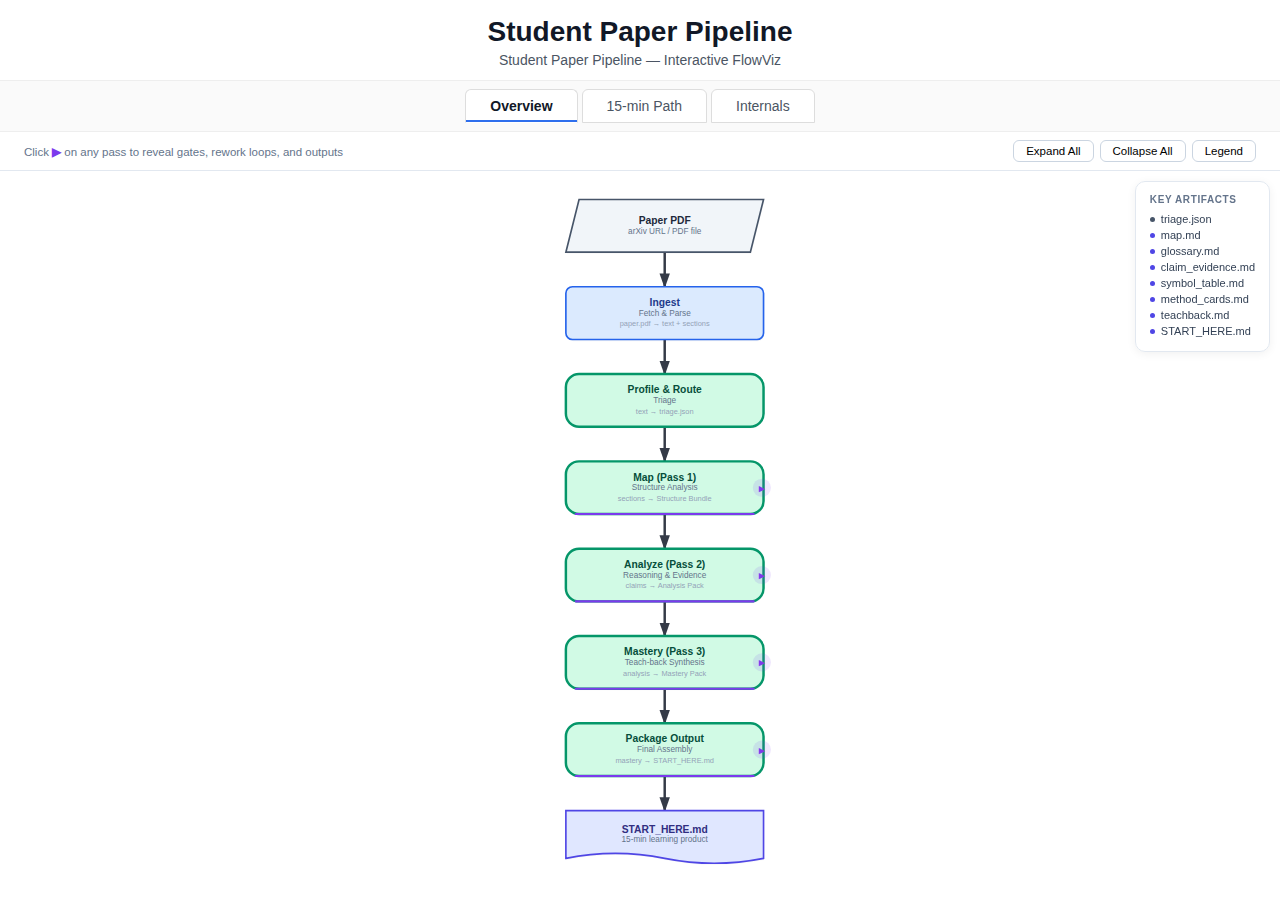
<file: index.html>
<!doctype html>
<html lang="en">
  <head>
    <meta charset="UTF-8" />
    <meta name="viewport" content="width=device-width, initial-scale=1.0" />
    <title>Student Paper Pipeline</title>
    <script type="module" crossorigin src="./assets/index-DhESf9r0.js"></script>
    <link rel="stylesheet" crossorigin href="./assets/index-DyKVfzop.css">
  </head>
  <body>
    <div id="root"></div>
  </body>
</html>
</file>
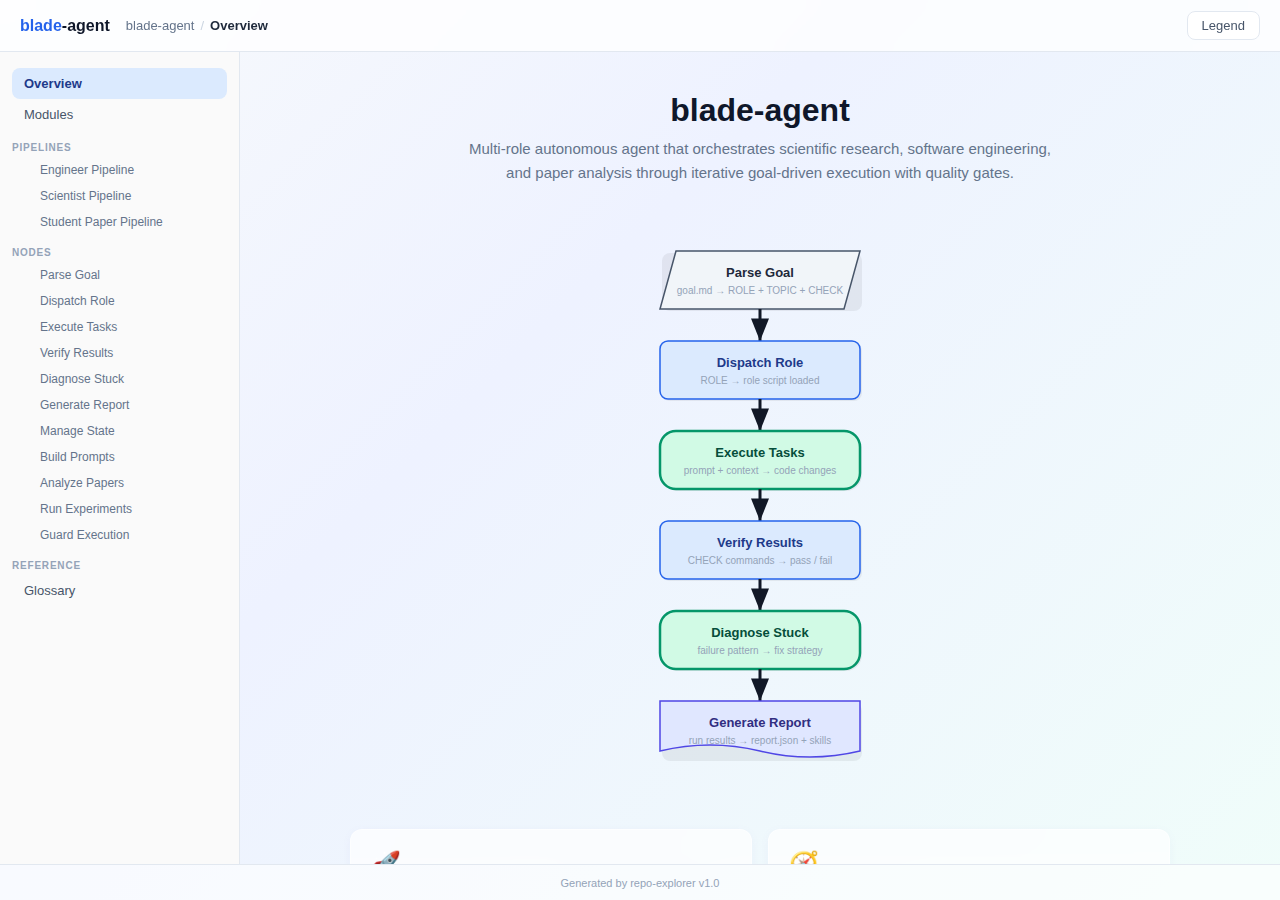
<file: explorer/index.html>
<!DOCTYPE html>
<html lang="en">
<head>
<meta charset="UTF-8">
<meta name="viewport" content="width=device-width, initial-scale=1.0">
<title>blade-agent — Repo Explorer</title>
<style>
/* ── Reset & Base ────────────────────────────────────── */
*, *::before, *::after { box-sizing: border-box; margin: 0; padding: 0; }
html, body { height: 100%; overflow: hidden; }
body {
  font-family: -apple-system, BlinkMacSystemFont, "Segoe UI", Roboto, sans-serif;
  color: #1E293B;
  background: linear-gradient(135deg, #F8FAFC 0%, #EEF2FF 40%, #F0FDFA 100%);
  display: flex; flex-direction: column;
}
a { color: #2563EB; text-decoration: none; }
a:hover { text-decoration: underline; }
code, .mono {
  font-family: "SF Mono", "Fira Code", "Cascadia Code", monospace;
  font-size: 0.88em;
  background: #F1F5F9; padding: 2px 6px; border-radius: 4px;
}

/* ── Glassmorphic tokens ─────────────────────────────── */
.glass-card {
  background: rgba(255,255,255,0.52);
  backdrop-filter: blur(20px) saturate(1.2);
  -webkit-backdrop-filter: blur(20px) saturate(1.2);
  border: 1px solid rgba(255,255,255,0.6);
  border-radius: 12px;
  box-shadow: 0 2px 8px rgba(140,120,200,0.06);
}
.reader-path-card {
  background: rgba(255,255,255,0.65);
  backdrop-filter: blur(16px);
  -webkit-backdrop-filter: blur(16px);
  border: 1px solid rgba(255,255,255,0.5);
  border-radius: 12px;
  padding: 20px;
  cursor: pointer;
  transition: transform 0.2s, box-shadow 0.2s;
}
.reader-path-card:hover {
  transform: translateY(-2px);
  box-shadow: 0 4px 16px rgba(140,120,200,0.12);
}

/* ── Header ──────────────────────────────────────────── */
#header {
  height: 52px; min-height: 52px;
  display: flex; align-items: center;
  padding: 0 20px; gap: 16px;
  background: rgba(255,255,255,0.78);
  backdrop-filter: blur(12px);
  border-bottom: 1px solid #E2E8F0;
  z-index: 100;
}
#header .project-name {
  font-weight: 700; font-size: 16px; color: #0F172A;
  white-space: nowrap;
}
#header .project-name span { color: #2563EB; }
#breadcrumb { flex: 1; font-size: 13px; color: #64748B; display: flex; align-items: center; gap: 6px; }
#breadcrumb a { color: #64748B; }
#breadcrumb a:hover { color: #2563EB; }
#breadcrumb .sep { color: #CBD5E1; }
#legend-btn {
  padding: 6px 14px; border-radius: 8px; border: 1px solid #E2E8F0;
  background: #fff; font-size: 13px; cursor: pointer; color: #475569;
  transition: background 0.15s;
}
#legend-btn:hover { background: #F1F5F9; }

/* ── 3-Panel Layout ──────────────────────────────────── */
#app {
  flex: 1; display: flex; overflow: hidden;
}
#nav-panel {
  width: 240px; min-width: 240px;
  background: #FAFAFA;
  border-right: 1px solid #E2E8F0;
  overflow-y: auto; padding: 16px 0;
}
#canvas-panel {
  flex: 1; overflow: auto; position: relative;
}
#inspector-panel {
  width: 320px; min-width: 320px;
  background: rgba(255,255,255,0.85);
  backdrop-filter: blur(12px);
  border-left: 1px solid #E2E8F0;
  overflow-y: auto; padding: 20px;
  display: none;
}
#inspector-panel.visible { display: block; }

@media (max-width: 999px) {
  #inspector-panel { display: none !important; }
}

/* ── Nav Items ───────────────────────────────────────── */
.nav-section { padding: 0 12px; margin-bottom: 4px; }
.nav-section-label {
  font-size: 10px; font-weight: 600; text-transform: uppercase;
  letter-spacing: 0.08em; color: #94A3B8; padding: 8px 12px 4px;
}
.nav-item {
  display: block; padding: 8px 12px; border-radius: 8px;
  font-size: 13px; color: #475569; cursor: pointer;
  transition: background 0.12s; text-decoration: none;
}
.nav-item:hover { background: #F1F5F9; text-decoration: none; }
.nav-item.active { background: #DBEAFE; color: #1E3A8A; font-weight: 600; }
.nav-sub-item {
  display: block; padding: 6px 12px 6px 28px; border-radius: 8px;
  font-size: 12px; color: #64748B; cursor: pointer;
  transition: background 0.12s; text-decoration: none;
}
.nav-sub-item:hover { background: #F1F5F9; text-decoration: none; }
.nav-sub-item.active { background: #DBEAFE; color: #1E3A8A; font-weight: 600; }

/* ── Footer ──────────────────────────────────────────── */
#footer {
  height: 36px; min-height: 36px;
  display: flex; align-items: center; justify-content: center;
  font-size: 11px; color: #94A3B8;
  background: rgba(255,255,255,0.6);
  border-top: 1px solid #E2E8F0;
}

/* ── Legend Overlay ───────────────────────────────────── */
#legend-overlay {
  display: none; position: fixed; top: 60px; right: 24px;
  width: 340px; max-height: 80vh; overflow-y: auto;
  background: rgba(255,255,255,0.92);
  backdrop-filter: blur(20px); border-radius: 12px;
  border: 1px solid #E2E8F0;
  box-shadow: 0 8px 32px rgba(0,0,0,0.12);
  z-index: 500; padding: 20px;
}
#legend-overlay.visible { display: block; }
#legend-overlay h3 { font-size: 14px; font-weight: 700; margin-bottom: 12px; color: #0F172A; }
.legend-section { margin-bottom: 16px; }
.legend-section h4 { font-size: 11px; text-transform: uppercase; letter-spacing: 0.06em; color: #94A3B8; margin-bottom: 8px; font-weight: 600; }
.legend-row {
  display: flex; align-items: center; gap: 10px;
  padding: 4px 0; font-size: 12px; color: #475569;
}
.legend-swatch {
  width: 28px; height: 18px; border-radius: 4px; flex-shrink: 0;
}
.legend-line {
  width: 36px; height: 0; flex-shrink: 0; border-bottom-width: 2px;
}

/* ── Overview page ───────────────────────────────────── */
.overview-container { padding: 40px; max-width: 900px; margin: 0 auto; }
.overview-hero { text-align: center; margin-bottom: 36px; }
.overview-hero h1 { font-size: 32px; font-weight: 800; color: #0F172A; margin-bottom: 8px; }
.overview-hero p { font-size: 15px; color: #64748B; max-width: 600px; margin: 0 auto; line-height: 1.6; }
.spine-container { display: flex; justify-content: center; margin: 32px 0; }
.reader-paths { display: grid; grid-template-columns: 1fr 1fr; gap: 16px; margin-top: 40px; }
.reader-path-card .rp-icon { font-size: 24px; margin-bottom: 8px; }
.reader-path-card .rp-label { font-size: 14px; font-weight: 700; color: #0F172A; margin-bottom: 4px; }
.reader-path-card .rp-desc { font-size: 12px; color: #64748B; line-height: 1.5; }

/* ── Modules page ────────────────────────────────────── */
.modules-container { padding: 24px; height: 100%; display: flex; flex-direction: column; }
.modules-toolbar {
  display: flex; gap: 8px; padding: 8px 0; margin-bottom: 12px; flex-wrap: wrap;
}
.edge-toggle {
  padding: 5px 12px; border-radius: 6px; border: 1px solid #E2E8F0;
  background: #fff; font-size: 12px; cursor: pointer; color: #475569;
  transition: background 0.15s;
}
.edge-toggle.active { background: #EEF2FF; border-color: #818CF8; color: #4338CA; font-weight: 600; }
.modules-svg-wrap { flex: 1; overflow: auto; position: relative; }

/* ── Pipeline page ───────────────────────────────────── */
.pipeline-container { padding: 24px; height: 100%; display: flex; flex-direction: column; }
.pipeline-header { margin-bottom: 16px; }
.pipeline-header h2 { font-size: 20px; font-weight: 700; color: #0F172A; margin-bottom: 4px; }
.pipeline-header p { font-size: 13px; color: #64748B; line-height: 1.5; }
.pipeline-meta { display: flex; gap: 16px; margin-top: 8px; flex-wrap: wrap; }
.pipeline-meta-tag {
  font-size: 11px; padding: 3px 10px; border-radius: 6px;
  background: #F1F5F9; color: #475569; border: 1px solid #E2E8F0;
}
.pipeline-svg-wrap { flex: 1; overflow: auto; position: relative; }

/* ── Node detail (L3) page ───────────────────────────── */
.node-detail-container { padding: 32px 40px; max-width: 800px; margin: 0 auto; }
.node-detail-container h1 { font-size: 24px; font-weight: 800; color: #0F172A; margin-bottom: 8px; }
.nd-what { font-size: 14px; color: #475569; line-height: 1.6; margin-bottom: 24px; padding: 16px; background: #F8FAFC; border-radius: 8px; border-left: 3px solid #2563EB; }
.nd-section { margin-bottom: 24px; }
.nd-section h3 { font-size: 13px; font-weight: 700; text-transform: uppercase; letter-spacing: 0.05em; color: #64748B; margin-bottom: 10px; padding-bottom: 6px; border-bottom: 1px solid #E2E8F0; }
.nd-table { width: 100%; border-collapse: collapse; font-size: 13px; }
.nd-table th { text-align: left; padding: 8px 12px; background: #F8FAFC; font-weight: 600; color: #475569; border: 1px solid #E2E8F0; }
.nd-table td { padding: 8px 12px; border: 1px solid #E2E8F0; color: #334155; }
.nd-entry-block { font-size: 13px; padding: 12px 16px; background: #F8FAFC; border-radius: 8px; border: 1px solid #E2E8F0; }
.nd-entry-block .label { font-weight: 600; color: #64748B; margin-right: 6px; }
.nd-entry-block .value { color: #0F172A; }
.nd-entry-block div { margin-bottom: 4px; }
.nd-cmd { font-family: "SF Mono","Fira Code",monospace; font-size: 13px; padding: 10px 14px; background: #1E293B; color: #E2E8F0; border-radius: 8px; overflow-x: auto; }

/* ── Glossary page ───────────────────────────────────── */
.glossary-container { padding: 32px 40px; max-width: 800px; margin: 0 auto; }
.glossary-container h1 { font-size: 24px; font-weight: 800; margin-bottom: 24px; color: #0F172A; }
.glossary-letter { font-size: 18px; font-weight: 700; color: #2563EB; margin: 20px 0 8px; padding-bottom: 4px; border-bottom: 2px solid #DBEAFE; }
.glossary-item { padding: 10px 0; border-bottom: 1px solid #F1F5F9; }
.glossary-item .term { font-weight: 700; color: #0F172A; font-size: 14px; }
.glossary-item .def { font-size: 13px; color: #475569; line-height: 1.5; margin-top: 2px; }
.glossary-item .related { font-size: 12px; color: #64748B; margin-top: 4px; }
.glossary-item .related a { font-size: 12px; }

/* ── Inspector content ───────────────────────────────── */
#inspector-panel .insp-empty { text-align: center; color: #94A3B8; font-size: 13px; padding-top: 60px; }
#inspector-panel h2 { font-size: 15px; font-weight: 700; color: #0F172A; margin-bottom: 12px; }
.insp-section { margin-bottom: 16px; }
.insp-section h4 {
  font-size: 11px; text-transform: uppercase; letter-spacing: 0.06em;
  color: #94A3B8; margin-bottom: 6px; font-weight: 600;
  display: flex; align-items: center; gap: 6px;
}
.insp-section p { font-size: 13px; color: #475569; line-height: 1.5; }
.insp-table { width: 100%; border-collapse: collapse; font-size: 12px; }
.insp-table th { text-align: left; padding: 5px 8px; background: #F8FAFC; font-weight: 600; color: #64748B; border: 1px solid #E2E8F0; }
.insp-table td { padding: 5px 8px; border: 1px solid #E2E8F0; color: #334155; }
.insp-cmd { font-family: "SF Mono","Fira Code",monospace; font-size: 11px; padding: 8px 10px; background: #1E293B; color: #E2E8F0; border-radius: 6px; overflow-x: auto; word-break: break-all; }
.insp-entry { font-size: 12px; }
.insp-entry .label { font-weight: 600; color: #64748B; }
.insp-entry .value { color: #0F172A; }

/* ── SVG shared styles ───────────────────────────────── */
svg text { font-family: -apple-system,BlinkMacSystemFont,"Segoe UI",Roboto,sans-serif; }
.svg-node { cursor: pointer; }
.svg-node:hover rect, .svg-node:hover path, .svg-node:hover ellipse {
  filter: brightness(0.96);
}
.edge-label-bg { fill: #fff; stroke: #E2E8F0; stroke-width: 0.5; rx: 4; ry: 4; }
.edge-label-text { font-size: 10px; fill: #475569; text-anchor: middle; dominant-baseline: central; }

/* ── Scrollbar ───────────────────────────────────────── */
::-webkit-scrollbar { width: 6px; }
::-webkit-scrollbar-track { background: transparent; }
::-webkit-scrollbar-thumb { background: #CBD5E1; border-radius: 3px; }
::-webkit-scrollbar-thumb:hover { background: #94A3B8; }
</style>
</head>
<body>

<!-- ════ Header ════ -->
<div id="header">
  <div class="project-name"><span>blade</span>-agent</div>
  <div id="breadcrumb"></div>
  <button id="legend-btn" onclick="toggleLegend()">Legend</button>
</div>

<!-- ════ 3-Panel Layout ════ -->
<div id="app">
  <div id="nav-panel"></div>
  <div id="canvas-panel"></div>
  <div id="inspector-panel">
    <div class="insp-empty">Click a node to inspect</div>
  </div>
</div>

<!-- ════ Legend Overlay ════ -->
<div id="legend-overlay"></div>

<!-- ════ Footer ════ -->
<div id="footer">Generated by repo-explorer v1.0</div>

<script>
/* ══════════════════════════════════════════════════════════
   blade-agent Repo Explorer — Single-Page Application
   ══════════════════════════════════════════════════════════ */

// ── Global State ────────────────────────────────────────
let MANIFEST = null;
let currentView = 'overview';
let currentParam = null;
let selectedNode = null;
let legendVisible = false;

// ── Color Palettes ──────────────────────────────────────
const PAL = {
  data:         { fill: '#F1F5F9', stroke: '#475569', font: '#1E293B' },
  process:      { fill: '#DBEAFE', stroke: '#2563EB', font: '#1E3A8A' },
  ai:           { fill: '#D1FAE5', stroke: '#059669', font: '#064E3B' },
  document:     { fill: '#E0E7FF', stroke: '#4F46E5', font: '#312E81' },
  database:     { fill: '#CCFBF1', stroke: '#0D9488', font: '#134E4A' },
  external:     { fill: '#F5F5F4', stroke: '#78716C', font: '#292524' },
};

const MOD_TYPE = {
  core:    { fill: '#DBEAFE', stroke: '#2563EB', font: '#1E3A8A' },
  support: { fill: '#D1FAE5', stroke: '#059669', font: '#064E3B' },
  infra:   { fill: '#F3F4F6', stroke: '#9CA3AF', font: '#374151' },
};

const EXEC_TYPE = {
  deterministic: { fill: '#DBEAFE', stroke: '#2563EB', font: '#1E3A8A' },
  llm:           { fill: '#D1FAE5', stroke: '#059669', font: '#064E3B' },
  human:         { fill: '#FFF7ED', stroke: '#EA580C', font: '#9A3412' },
  external:      { fill: '#F3F4F6', stroke: '#9CA3AF', font: '#374151' },
};

const EDGE_STYLES = {
  calls:      { color: '#111827', width: 2.5, dash: '',      marker: 'filled' },
  writes:     { color: '#2563EB', width: 1.5, dash: '',      marker: 'filled' },
  reads:      { color: '#6B8DB2', width: 1.5, dash: '4,3',   marker: 'open' },
  emits:      { color: '#7C3AED', width: 1.5, dash: '2,3',   marker: 'filled' },
  'depends-on': { color: '#64748B', width: 1,  dash: '6,4',   marker: 'open' },
};

const GATE_EDGES = {
  pass: { color: '#16A34A', width: 2, dash: '' },
  fail: { color: '#DC2626', width: 2, dash: '5,4' },
};

// ── Helpers ─────────────────────────────────────────────
function el(tag, attrs, ...children) {
  const e = document.createElement(tag);
  if (attrs) Object.entries(attrs).forEach(([k, v]) => {
    if (k === 'className') e.className = v;
    else if (k.startsWith('on')) e.addEventListener(k.slice(2).toLowerCase(), v);
    else if (k === 'innerHTML') e.innerHTML = v;
    else if (k === 'style' && typeof v === 'object') Object.assign(e.style, v);
    else e.setAttribute(k, v);
  });
  children.flat().forEach(c => {
    if (c == null) return;
    e.appendChild(typeof c === 'string' ? document.createTextNode(c) : c);
  });
  return e;
}

function svgEl(tag, attrs) {
  const e = document.createElementNS('http://www.w3.org/2000/svg', tag);
  if (attrs) Object.entries(attrs).forEach(([k, v]) => {
    if (v != null) e.setAttribute(k, v);
  });
  return e;
}

function svgText(x, y, text, attrs = {}) {
  const t = svgEl('text', { x, y, 'text-anchor': 'middle', 'dominant-baseline': 'central', ...attrs });
  t.textContent = text;
  return t;
}

function navigate(hash) {
  if (hash && !hash.startsWith('#')) hash = '#' + hash;
  window.location.hash = hash || '#overview';
}

// ── SVG Shape Factories ─────────────────────────────────
// All shapes centered at (cx, cy) with given (w, h)
function svgParallelogram(cx, cy, w, h, fill, stroke) {
  const sk = 16;
  const x = cx - w/2, y = cy - h/2;
  const d = `M${x+sk},${y} L${x+w},${y} L${x+w-sk},${y+h} L${x},${y+h} Z`;
  return svgEl('path', { d, fill, stroke, 'stroke-width': '1.5' });
}

function svgRoundedRect(cx, cy, w, h, fill, stroke, rx = 8) {
  return svgEl('rect', {
    x: cx - w/2, y: cy - h/2, width: w, height: h,
    rx, ry: rx, fill, stroke, 'stroke-width': '1.5'
  });
}

function svgSoftRect(cx, cy, w, h, fill, stroke) {
  return svgEl('rect', {
    x: cx - w/2, y: cy - h/2, width: w, height: h,
    rx: 16, ry: 16, fill, stroke, 'stroke-width': '2.5'
  });
}

function svgDocument(cx, cy, w, h, fill, stroke) {
  const x = cx - w/2, y = cy - h/2;
  const waveDip = 8;
  const d = `M${x},${y} L${x+w},${y} L${x+w},${y+h-waveDip}
             Q${x+w*0.75},${y+h+waveDip*0.5} ${x+w*0.5},${y+h-waveDip}
             Q${x+w*0.25},${y+h-waveDip*2.5} ${x},${y+h-waveDip} Z`;
  return svgEl('path', { d, fill, stroke, 'stroke-width': '1.5' });
}

function svgCylinder(cx, cy, w, h, fill, stroke) {
  const x = cx - w/2, y = cy - h/2;
  const ry = 10;
  const body = svgEl('path', {
    d: `M${x},${y+ry} L${x},${y+h-ry}
        A${w/2},${ry} 0 0,0 ${x+w},${y+h-ry}
        L${x+w},${y+ry}
        A${w/2},${ry} 0 0,0 ${x},${y+ry} Z`,
    fill, stroke, 'stroke-width': '1.5'
  });
  const top = svgEl('ellipse', {
    cx, cy: y + ry, rx: w/2, ry,
    fill, stroke, 'stroke-width': '1.5'
  });
  const g = svgEl('g');
  g.appendChild(body);
  g.appendChild(top);
  return g;
}

function svgArtifact(cx, cy, w, h, fill, stroke) {
  const x = cx - w/2, y = cy - h/2;
  const fold = 14;
  const body = svgEl('path', {
    d: `M${x},${y} L${x+w-fold},${y} L${x+w},${y+fold} L${x+w},${y+h} L${x},${y+h} Z`,
    fill, stroke, 'stroke-width': '1.5'
  });
  const foldLine = svgEl('path', {
    d: `M${x+w-fold},${y} L${x+w-fold},${y+fold} L${x+w},${y+fold}`,
    fill: 'none', stroke, 'stroke-width': '1'
  });
  const g = svgEl('g');
  g.appendChild(body);
  g.appendChild(foldLine);
  return g;
}

function svgPill(cx, cy, w, h, fill, stroke, sw = 1.5) {
  return svgEl('rect', {
    x: cx - w/2, y: cy - h/2, width: w, height: h,
    rx: 999, ry: 999, fill, stroke, 'stroke-width': sw
  });
}

function svgDropShadow(cx, cy, w, h, rx = 8) {
  return svgEl('rect', {
    x: cx - w/2 + 2, y: cy - h/2 + 2, width: w, height: h,
    rx, ry: rx, fill: 'rgba(0,0,0,0.06)', stroke: 'none'
  });
}

// ── Shape dispatcher for L0 ─────────────────────────────
function drawNodeShape(shape, cx, cy, w, h, pal) {
  switch (shape) {
    case 'data':     return svgParallelogram(cx, cy, w, h, pal.fill, pal.stroke);
    case 'process':  return svgRoundedRect(cx, cy, w, h, pal.fill, pal.stroke, 8);
    case 'ai':       return svgSoftRect(cx, cy, w, h, pal.fill, pal.stroke);
    case 'document': return svgDocument(cx, cy, w, h, pal.fill, pal.stroke);
    case 'database': return svgCylinder(cx, cy, w, h, pal.fill, pal.stroke);
    case 'external': {
      const g = svgEl('g');
      g.appendChild(svgRoundedRect(cx, cy, w, h, pal.fill, pal.stroke, 20));
      return g;
    }
    default:         return svgRoundedRect(cx, cy, w, h, pal.fill, pal.stroke, 8);
  }
}

// ── Shape dispatcher for L2 ─────────────────────────────
function drawStepShape(step, cx, cy, w, h, pal) {
  const shape = step.shape;
  switch (shape) {
    case 'artifact':  return svgArtifact(cx, cy, w, h, pal.fill, pal.stroke);
    case 'decision':  return svgPill(cx, cy, w, h, pal.fill,
                            step.label && step.label.includes('?') ? '#D97706' : pal.stroke, 2);
    case 'group': {
      const r = svgRoundedRect(cx, cy, w, h, 'rgba(255,255,255,0.3)', pal.stroke, 10);
      r.setAttribute('stroke-dasharray', '6,3');
      return r;
    }
    default:          return svgRoundedRect(cx, cy, w, h, pal.fill, pal.stroke, 8);
  }
}

// ── Arrow Markers ───────────────────────────────────────
function createDefs() {
  const defs = svgEl('defs');

  // Filled arrow markers for each edge color
  const colors = {
    'calls': '#111827', 'writes': '#2563EB', 'reads': '#6B8DB2',
    'emits': '#7C3AED', 'depends-on': '#64748B',
    'pass': '#16A34A', 'fail': '#DC2626',
    'spine': '#111827',
  };
  Object.entries(colors).forEach(([name, color]) => {
    const mFill = svgEl('marker', {
      id: `arrow-${name}`, viewBox: '0 0 10 8', refX: '10', refY: '4',
      markerWidth: '8', markerHeight: '6', orient: 'auto-start-reverse'
    });
    mFill.appendChild(svgEl('path', { d: 'M0,0 L10,4 L0,8 Z', fill: color }));
    defs.appendChild(mFill);

    const mOpen = svgEl('marker', {
      id: `arrow-open-${name}`, viewBox: '0 0 10 8', refX: '10', refY: '4',
      markerWidth: '8', markerHeight: '6', orient: 'auto-start-reverse'
    });
    mOpen.appendChild(svgEl('path', { d: 'M0,0 L10,4 L0,8', fill: 'none', stroke: color, 'stroke-width': '1.5' }));
    defs.appendChild(mOpen);
  });

  // Drop shadow filter
  const filter = svgEl('filter', { id: 'drop-shadow', x: '-4%', y: '-4%', width: '108%', height: '108%' });
  const feOffset = svgEl('feOffset', { in: 'SourceAlpha', dx: '1', dy: '2', result: 'offset' });
  const feBlur = svgEl('feGaussianBlur', { in: 'offset', stdDeviation: '2', result: 'blur' });
  const feFlood = svgEl('feFlood', { 'flood-color': 'rgba(0,0,0,0.08)', result: 'color' });
  const feComposite = svgEl('feComposite', { in: 'color', in2: 'blur', operator: 'in', result: 'shadow' });
  const feMerge = svgEl('feMerge');
  feMerge.appendChild(svgEl('feMergeNode', { in: 'shadow' }));
  feMerge.appendChild(svgEl('feMergeNode', { in: 'SourceGraphic' }));
  filter.appendChild(feOffset);
  filter.appendChild(feBlur);
  filter.appendChild(feFlood);
  filter.appendChild(feComposite);
  filter.appendChild(feMerge);
  defs.appendChild(filter);

  return defs;
}

// ── Edge Drawing ────────────────────────────────────────
function drawEdge(svg, x1, y1, x2, y2, edgeData, vertical = true) {
  const type = edgeData.type || 'calls';
  const label = edgeData.label || '';

  // Determine if this is a gate edge
  const isPass = label.toLowerCase() === 'pass' || label.toLowerCase().startsWith('pass');
  const isFail = label.toLowerCase() === 'fail' || label.toLowerCase().startsWith('fail')
              || label.toLowerCase().includes('rework') || label.toLowerCase().includes('refine')
              || label.toLowerCase().includes('next iteration') || label.toLowerCase().includes('updated');

  let style, markerRef;
  if (isPass) {
    style = GATE_EDGES.pass;
    markerRef = 'url(#arrow-pass)';
  } else if (isFail) {
    style = GATE_EDGES.fail;
    markerRef = 'url(#arrow-fail)';
  } else {
    style = EDGE_STYLES[type] || EDGE_STYLES.calls;
    const mType = style.marker === 'open' ? 'open-' : '';
    markerRef = `url(#arrow-${mType}${type})`;
  }

  const g = svgEl('g', { class: `edge-group edge-type-${type}` });

  // Draw path
  let d;
  if (edgeData._curved) {
    // Curved path for back edges or decision branches
    const mx = edgeData._mx || (x1 + x2) / 2;
    const my = edgeData._my || (y1 + y2) / 2;
    d = `M${x1},${y1} Q${mx},${my} ${x2},${y2}`;
  } else if (vertical) {
    const midY = (y1 + y2) / 2;
    d = `M${x1},${y1} C${x1},${midY} ${x2},${midY} ${x2},${y2}`;
  } else {
    const midX = (x1 + x2) / 2;
    d = `M${x1},${y1} C${midX},${y1} ${midX},${y2} ${x2},${y2}`;
  }

  const path = svgEl('path', {
    d, fill: 'none',
    stroke: style.color, 'stroke-width': style.width,
    'stroke-dasharray': (isFail ? GATE_EDGES.fail.dash : style.dash) || null,
    'marker-end': markerRef
  });
  g.appendChild(path);

  // Label pill at midpoint
  if (label) {
    const lx = (x1 + x2) / 2 + (edgeData._labelOffsetX || 0);
    const ly = (y1 + y2) / 2 + (edgeData._labelOffsetY || 0);
    const textEl = svgText(lx, ly, label, { 'font-size': '10', fill: '#475569' });
    // Measure approximate text width
    const tw = label.length * 5.5 + 12;
    const bg = svgEl('rect', {
      x: lx - tw/2, y: ly - 8, width: tw, height: 16,
      rx: 4, ry: 4, fill: '#fff', stroke: '#E2E8F0', 'stroke-width': '0.5'
    });
    g.appendChild(bg);
    g.appendChild(textEl);
  }

  svg.appendChild(g);
  return g;
}

// ══════════════════════════════════════════════════════════
//  ROUTER
// ══════════════════════════════════════════════════════════
function route() {
  const hash = window.location.hash || '#overview';
  const parts = hash.slice(1).split('/');
  currentView = parts[0] || 'overview';
  currentParam = parts[1] || null;

  updateNav();
  updateBreadcrumb();
  updateLegend();

  const canvas = document.getElementById('canvas-panel');
  const inspector = document.getElementById('inspector-panel');
  canvas.innerHTML = '';
  inspector.innerHTML = '<div class="insp-empty">Click a node to inspect</div>';
  inspector.classList.remove('visible');
  selectedNode = null;

  switch (currentView) {
    case 'overview':  renderOverview(canvas); break;
    case 'modules':   renderModules(canvas, inspector); break;
    case 'pipeline':  renderPipeline(canvas, inspector); break;
    case 'node':      renderNodeDetail(canvas); break;
    case 'glossary':  renderGlossary(canvas); break;
    default:          renderOverview(canvas); break;
  }
}

// ══════════════════════════════════════════════════════════
//  NAV
// ══════════════════════════════════════════════════════════
function updateNav() {
  const nav = document.getElementById('nav-panel');
  nav.innerHTML = '';

  const items = [
    { label: 'Overview', hash: '#overview', view: 'overview' },
    { label: 'Modules', hash: '#modules', view: 'modules' },
  ];

  const navSection = el('div', { className: 'nav-section' });
  items.forEach(item => {
    const a = el('a', {
      className: 'nav-item' + (currentView === item.view && !currentParam ? ' active' : ''),
      href: item.hash,
    }, item.label);
    navSection.appendChild(a);
  });
  nav.appendChild(navSection);

  // Pipelines
  if (MANIFEST && MANIFEST.pipelines) {
    const label = el('div', { className: 'nav-section-label' }, 'Pipelines');
    nav.appendChild(label);
    const pipSection = el('div', { className: 'nav-section' });
    MANIFEST.pipelines.forEach(p => {
      const a = el('a', {
        className: 'nav-sub-item' + (currentView === 'pipeline' && currentParam === p.id ? ' active' : ''),
        href: `#pipeline/${p.id}`,
      }, p.label);
      pipSection.appendChild(a);
    });
    nav.appendChild(pipSection);
  }

  // Modules list
  if (MANIFEST && MANIFEST.modules) {
    const label = el('div', { className: 'nav-section-label' }, 'Nodes');
    nav.appendChild(label);
    const modSection = el('div', { className: 'nav-section' });
    MANIFEST.modules.forEach(m => {
      const a = el('a', {
        className: 'nav-sub-item' + (currentView === 'node' && currentParam === m.id ? ' active' : ''),
        href: `#node/${m.id}`,
      }, m.label);
      modSection.appendChild(a);
    });
    nav.appendChild(modSection);
  }

  // Glossary
  const glossLabel = el('div', { className: 'nav-section-label' }, 'Reference');
  nav.appendChild(glossLabel);
  const glossSection = el('div', { className: 'nav-section' });
  glossSection.appendChild(el('a', {
    className: 'nav-item' + (currentView === 'glossary' ? ' active' : ''),
    href: '#glossary',
  }, 'Glossary'));
  nav.appendChild(glossSection);
}

// ══════════════════════════════════════════════════════════
//  BREADCRUMB
// ══════════════════════════════════════════════════════════
function updateBreadcrumb() {
  const bc = document.getElementById('breadcrumb');
  bc.innerHTML = '';

  const crumbs = [{ label: 'blade-agent', hash: '#overview' }];

  switch (currentView) {
    case 'overview':
      crumbs.push({ label: 'Overview' });
      break;
    case 'modules':
      crumbs.push({ label: 'Modules' });
      break;
    case 'pipeline': {
      crumbs.push({ label: 'Pipelines', hash: '#overview' });
      const p = MANIFEST?.pipelines?.find(p => p.id === currentParam);
      if (p) crumbs.push({ label: p.label });
      break;
    }
    case 'node': {
      crumbs.push({ label: 'Modules', hash: '#modules' });
      const m = MANIFEST?.modules?.find(m => m.id === currentParam);
      if (m) crumbs.push({ label: m.label });
      break;
    }
    case 'glossary':
      crumbs.push({ label: 'Glossary' });
      break;
  }

  crumbs.forEach((c, i) => {
    if (i > 0) bc.appendChild(el('span', { className: 'sep' }, '/'));
    if (c.hash && i < crumbs.length - 1) {
      bc.appendChild(el('a', { href: c.hash }, c.label));
    } else {
      bc.appendChild(el('span', { style: { color: '#1E293B', fontWeight: i === crumbs.length-1 ? '600' : '400' } }, c.label));
    }
  });
}

// ══════════════════════════════════════════════════════════
//  LEGEND
// ══════════════════════════════════════════════════════════
function toggleLegend() {
  legendVisible = !legendVisible;
  document.getElementById('legend-overlay').classList.toggle('visible', legendVisible);
}

function updateLegend() {
  const leg = document.getElementById('legend-overlay');
  leg.innerHTML = '';

  const h = el('h3', null, 'Legend');
  leg.appendChild(h);

  if (currentView === 'overview' || currentView === 'node' || currentView === 'glossary') {
    // L0 legend - shapes
    const sec = el('div', { className: 'legend-section' });
    sec.appendChild(el('h4', null, 'Node Shapes'));
    const shapes = [
      { label: 'Data (Parallelogram)', pal: PAL.data },
      { label: 'Process (Rectangle)', pal: PAL.process },
      { label: 'AI / LLM (Soft Rect)', pal: PAL.ai },
      { label: 'Document (Page)', pal: PAL.document },
      { label: 'Database (Cylinder)', pal: PAL.database },
    ];
    shapes.forEach(s => {
      const row = el('div', { className: 'legend-row' });
      row.appendChild(el('div', { className: 'legend-swatch', style: { background: s.pal.fill, border: `2px solid ${s.pal.stroke}` } }));
      row.appendChild(el('span', null, s.label));
      sec.appendChild(row);
    });
    leg.appendChild(sec);

    const edgeSec = el('div', { className: 'legend-section' });
    edgeSec.appendChild(el('h4', null, 'Edges'));
    edgeSec.appendChild(el('div', { className: 'legend-row' },
      el('div', { style: { width: '36px', borderBottom: '3px solid #111827', flexShrink: '0' } }),
      el('span', null, 'Main flow')
    ));
    leg.appendChild(edgeSec);
  }

  if (currentView === 'modules') {
    // L1 legend - module types
    const sec = el('div', { className: 'legend-section' });
    sec.appendChild(el('h4', null, 'Module Types'));
    [
      { label: 'Core', pal: MOD_TYPE.core },
      { label: 'Support', pal: MOD_TYPE.support },
      { label: 'Infrastructure', pal: MOD_TYPE.infra },
    ].forEach(s => {
      const row = el('div', { className: 'legend-row' });
      row.appendChild(el('div', { className: 'legend-swatch', style: { background: s.pal.fill, border: `2px solid ${s.pal.stroke}`, borderRadius: '4px' } }));
      row.appendChild(el('span', null, s.label));
      sec.appendChild(row);
    });
    leg.appendChild(sec);

    const edgeSec = el('div', { className: 'legend-section' });
    edgeSec.appendChild(el('h4', null, 'Edge Types'));
    Object.entries(EDGE_STYLES).forEach(([type, st]) => {
      const row = el('div', { className: 'legend-row' });
      const lineDiv = el('div', { style: { width: '36px', flexShrink: '0', borderBottom: `${st.width}px ${st.dash ? 'dashed' : 'solid'} ${st.color}` } });
      row.appendChild(lineDiv);
      row.appendChild(el('span', null, type));
      edgeSec.appendChild(row);
    });
    leg.appendChild(edgeSec);
  }

  if (currentView === 'pipeline') {
    // L2 legend - executor types + shapes + edges
    const colorSec = el('div', { className: 'legend-section' });
    colorSec.appendChild(el('h4', null, 'Executor Types'));
    [
      { label: 'Deterministic', pal: EXEC_TYPE.deterministic },
      { label: 'LLM', pal: EXEC_TYPE.llm },
      { label: 'Human', pal: EXEC_TYPE.human },
      { label: 'External', pal: EXEC_TYPE.external },
    ].forEach(s => {
      const row = el('div', { className: 'legend-row' });
      row.appendChild(el('div', { className: 'legend-swatch', style: { background: s.pal.fill, border: `2px solid ${s.pal.stroke}`, borderRadius: '4px' } }));
      row.appendChild(el('span', null, s.label));
      colorSec.appendChild(row);
    });
    leg.appendChild(colorSec);

    const shapeSec = el('div', { className: 'legend-section' });
    shapeSec.appendChild(el('h4', null, 'Step Shapes'));
    [
      { label: 'Artifact (fold corner)', shape: 'artifact' },
      { label: 'Process (rounded rect)', shape: 'process' },
      { label: 'Decision / Gate (pill)', shape: 'decision' },
      { label: 'Group (dashed border)', shape: 'group' },
    ].forEach(s => {
      shapeSec.appendChild(el('div', { className: 'legend-row' }, el('span', null, s.label)));
    });
    leg.appendChild(shapeSec);

    const edgeSec = el('div', { className: 'legend-section' });
    edgeSec.appendChild(el('h4', null, 'Edge Types'));
    Object.entries(EDGE_STYLES).forEach(([type, st]) => {
      const row = el('div', { className: 'legend-row' });
      row.appendChild(el('div', { style: { width: '36px', flexShrink: '0', borderBottom: `${st.width}px ${st.dash ? 'dashed' : 'solid'} ${st.color}` } }));
      row.appendChild(el('span', null, type));
      edgeSec.appendChild(row);
    });
    // Gate edges
    const gateRow1 = el('div', { className: 'legend-row' });
    gateRow1.appendChild(el('div', { style: { width: '36px', flexShrink: '0', borderBottom: '2px solid #16A34A' } }));
    gateRow1.appendChild(el('span', null, 'Pass (gate)'));
    edgeSec.appendChild(gateRow1);
    const gateRow2 = el('div', { className: 'legend-row' });
    gateRow2.appendChild(el('div', { style: { width: '36px', flexShrink: '0', borderBottom: '2px dashed #DC2626' } }));
    gateRow2.appendChild(el('span', null, 'Fail / Rework (gate)'));
    edgeSec.appendChild(gateRow2);
    leg.appendChild(edgeSec);
  }
}

// Close legend when clicking outside
document.addEventListener('click', (e) => {
  const leg = document.getElementById('legend-overlay');
  const btn = document.getElementById('legend-btn');
  if (legendVisible && !leg.contains(e.target) && !btn.contains(e.target)) {
    legendVisible = false;
    leg.classList.remove('visible');
  }
});

// ══════════════════════════════════════════════════════════
//  L0 — OVERVIEW
// ══════════════════════════════════════════════════════════
function renderOverview(canvas) {
  const container = el('div', { className: 'overview-container' });

  // Hero
  const hero = el('div', { className: 'overview-hero' });
  hero.appendChild(el('h1', null, MANIFEST.meta.name));
  hero.appendChild(el('p', null, MANIFEST.meta.oneLiner));
  container.appendChild(hero);

  // Spine SVG
  const spineModules = MANIFEST.modules
    .filter(m => m.spineOrder)
    .sort((a, b) => a.spineOrder - b.spineOrder);

  const nodeW = 200, nodeH = 58;
  const gapY = 32;
  const totalH = spineModules.length * (nodeH + gapY) - gapY + 60;
  const svgW = 320;

  const svgWrap = el('div', { className: 'spine-container' });
  const svg = svgEl('svg', { width: svgW, height: totalH, viewBox: `0 0 ${svgW} ${totalH}` });
  svg.appendChild(createDefs());

  const cx = svgW / 2;
  const startY = 30;

  spineModules.forEach((mod, i) => {
    const cy = startY + i * (nodeH + gapY) + nodeH / 2;
    const pal = PAL[mod.shape] || PAL.process;
    const g = svgEl('g', { class: 'svg-node', 'data-id': mod.id });

    // Drop shadow
    g.appendChild(svgDropShadow(cx, cy, nodeW, nodeH, mod.shape === 'ai' ? 16 : 8));

    // Shape
    g.appendChild(drawNodeShape(mod.shape, cx, cy, nodeW, nodeH, pal));

    // Label text
    g.appendChild(svgText(cx, cy - 8, mod.label, {
      'font-size': '13', 'font-weight': 'bold', fill: pal.font
    }));

    // spineIO text
    if (mod.spineIO) {
      g.appendChild(svgText(cx, cy + 10, mod.spineIO, {
        'font-size': '10', fill: '#94A3B8'
      }));
    }

    g.addEventListener('click', () => navigate(`#node/${mod.id}`));
    svg.appendChild(g);

    // Edge to next node (spine arrow)
    if (i < spineModules.length - 1) {
      const y1 = cy + nodeH / 2;
      const y2 = cy + nodeH / 2 + gapY;
      const line = svgEl('line', {
        x1: cx, y1, x2: cx, y2,
        stroke: '#111827', 'stroke-width': '3',
        'marker-end': 'url(#arrow-spine)'
      });
      svg.appendChild(line);
    }
  });

  svgWrap.appendChild(svg);
  container.appendChild(svgWrap);

  // Reader path cards
  if (MANIFEST.readerPaths) {
    const rpSection = el('div', { className: 'reader-paths' });
    MANIFEST.readerPaths.forEach(rp => {
      const card = el('div', { className: 'reader-path-card glass-card' });
      card.appendChild(el('div', { className: 'rp-icon' }, rp.icon));
      card.appendChild(el('div', { className: 'rp-label' }, rp.label));
      card.appendChild(el('div', { className: 'rp-desc' }, rp.description));
      card.addEventListener('click', () => {
        if (rp.steps && rp.steps[0]) navigate(rp.steps[0].page);
      });
      rpSection.appendChild(card);
    });
    container.appendChild(rpSection);
  }

  canvas.appendChild(container);
}

// ══════════════════════════════════════════════════════════
//  L1 — MODULES
// ══════════════════════════════════════════════════════════
function renderModules(canvas, inspector) {
  const container = el('div', { className: 'modules-container' });

  // Edge toggle toolbar
  const toolbar = el('div', { className: 'modules-toolbar' });
  const activeEdgeTypes = new Set(['calls', 'depends-on']);

  Object.keys(EDGE_STYLES).forEach(type => {
    const btn = el('button', {
      className: 'edge-toggle' + (activeEdgeTypes.has(type) ? ' active' : ''),
      onClick: () => {
        if (activeEdgeTypes.has(type)) activeEdgeTypes.delete(type);
        else activeEdgeTypes.add(type);
        btn.classList.toggle('active');
        renderModulesSVG();
      }
    }, type);
    toolbar.appendChild(btn);
  });
  container.appendChild(toolbar);

  const svgWrap = el('div', { className: 'modules-svg-wrap' });
  container.appendChild(svgWrap);
  canvas.appendChild(container);

  inspector.classList.add('visible');

  function renderModulesSVG() {
    svgWrap.innerHTML = '';

    const modules = MANIFEST.modules;

    // Compute dependency depth for layered layout
    const depthMap = {};
    function computeDepth(modId, visited = new Set()) {
      if (depthMap[modId] !== undefined) return depthMap[modId];
      if (visited.has(modId)) return 0;
      visited.add(modId);
      const mod = modules.find(m => m.id === modId);
      if (!mod || !mod.dependencies || mod.dependencies.length === 0) {
        depthMap[modId] = 0;
        return 0;
      }
      const maxDep = Math.max(...mod.dependencies.map(d => computeDepth(d, visited)));
      depthMap[modId] = maxDep + 1;
      return depthMap[modId];
    }
    modules.forEach(m => computeDepth(m.id));

    // Group by depth
    const layers = {};
    modules.forEach(m => {
      const d = depthMap[m.id] || 0;
      if (!layers[d]) layers[d] = [];
      layers[d].push(m);
    });

    const nodeW = 150, nodeH = 52;
    const hGap = 180, vGap = 76;
    const padLeft = 60, padTop = 50;

    const maxDepth = Math.max(...Object.keys(layers).map(Number));
    const maxLayerSize = Math.max(...Object.values(layers).map(l => l.length));

    const svgW = (maxDepth + 1) * hGap + padLeft + 100;
    const svgH = maxLayerSize * vGap + padTop + 80;

    const svg = svgEl('svg', { width: svgW, height: svgH, viewBox: `0 0 ${svgW} ${svgH}` });
    svg.appendChild(createDefs());

    // Position map
    const posMap = {};
    Object.entries(layers).forEach(([depth, mods]) => {
      const d = Number(depth);
      const layerH = mods.length * vGap;
      const offsetY = (svgH - layerH) / 2;
      mods.forEach((mod, i) => {
        posMap[mod.id] = {
          cx: padLeft + d * hGap + nodeW / 2,
          cy: offsetY + i * vGap + nodeH / 2
        };
      });
    });

    // Draw edges first (underneath nodes)
    const edgeGroup = svgEl('g');
    modules.forEach(mod => {
      if (!mod.dependencies) return;
      mod.dependencies.forEach(depId => {
        if (!posMap[depId] || !posMap[mod.id]) return;
        // Check if 'depends-on' is active
        if (!activeEdgeTypes.has('depends-on')) return;
        const src = posMap[depId];
        const tgt = posMap[mod.id];
        drawEdge(edgeGroup,
          src.cx + nodeW/2, src.cy,
          tgt.cx - nodeW/2, tgt.cy,
          { type: 'depends-on', label: '' },
          false
        );
      });
    });
    svg.appendChild(edgeGroup);

    // Draw nodes
    modules.forEach(mod => {
      const pos = posMap[mod.id];
      if (!pos) return;
      const pal = MOD_TYPE[mod.type] || MOD_TYPE.core;
      const g = svgEl('g', { class: 'svg-node', 'data-id': mod.id, filter: 'url(#drop-shadow)' });

      g.appendChild(svgRoundedRect(pos.cx, pos.cy, nodeW, nodeH, pal.fill, pal.stroke, 10));

      // Label
      const labelText = mod.label.length > 18 ? mod.label.slice(0, 16) + '...' : mod.label;
      g.appendChild(svgText(pos.cx, pos.cy - 6, labelText, {
        'font-size': '12', 'font-weight': 'bold', fill: pal.font
      }));

      // Type badge
      g.appendChild(svgText(pos.cx, pos.cy + 10, mod.type, {
        'font-size': '10', fill: '#94A3B8'
      }));

      g.addEventListener('click', () => {
        selectedNode = mod.id;
        showInspector(inspector, mod);
        // highlight
        svg.querySelectorAll('.svg-node').forEach(n => {
          n.querySelector('rect').setAttribute('stroke-width', n.getAttribute('data-id') === mod.id ? '3' : '1.5');
        });
      });

      svg.appendChild(g);
    });

    svgWrap.appendChild(svg);
  }

  renderModulesSVG();
}

// ── Inspector Panel ─────────────────────────────────────
function showInspector(inspector, mod) {
  inspector.innerHTML = '';
  inspector.classList.add('visible');

  inspector.appendChild(el('h2', null, mod.label));

  const detail = mod.detail || {};

  // What
  if (detail.what) {
    const sec = el('div', { className: 'insp-section' });
    sec.appendChild(el('h4', null, 'What'));
    sec.appendChild(el('p', null, detail.what));
    inspector.appendChild(sec);
  }

  // Purpose fallback
  if (!detail.what && mod.purpose) {
    const sec = el('div', { className: 'insp-section' });
    sec.appendChild(el('h4', null, 'What'));
    sec.appendChild(el('p', null, mod.purpose));
    inspector.appendChild(sec);
  }

  // Inputs
  if (detail.inputs && detail.inputs.length) {
    const sec = el('div', { className: 'insp-section' });
    sec.appendChild(el('h4', null, 'Inputs'));
    const tbl = el('table', { className: 'insp-table' });
    const thead = el('tr');
    thead.appendChild(el('th', null, 'Name'));
    thead.appendChild(el('th', null, 'Type'));
    tbl.appendChild(thead);
    detail.inputs.forEach(inp => {
      const tr = el('tr');
      tr.appendChild(el('td', null, inp.name));
      tr.appendChild(el('td', null, inp.type || ''));
      tbl.appendChild(tr);
    });
    sec.appendChild(tbl);
    inspector.appendChild(sec);
  }

  // Outputs
  if (detail.outputs && detail.outputs.length) {
    const sec = el('div', { className: 'insp-section' });
    sec.appendChild(el('h4', null, 'Outputs'));
    const tbl = el('table', { className: 'insp-table' });
    const thead = el('tr');
    thead.appendChild(el('th', null, 'Name'));
    thead.appendChild(el('th', null, 'Type'));
    tbl.appendChild(thead);
    detail.outputs.forEach(out => {
      const tr = el('tr');
      tr.appendChild(el('td', null, out.name));
      tr.appendChild(el('td', null, out.type || ''));
      tbl.appendChild(tr);
    });
    sec.appendChild(tbl);
    inspector.appendChild(sec);
  }

  // Entry point
  if (detail.entryFile || mod.entryFile) {
    const sec = el('div', { className: 'insp-section' });
    sec.appendChild(el('h4', null, 'Entry Point'));
    const block = el('div', { className: 'insp-entry' });
    const file = detail.entryFile || mod.entryFile;
    const func = detail.entryFunction || mod.entryFunction;
    const line = detail.entryLine || mod.entryLine;
    block.appendChild(el('div', null,
      el('span', { className: 'label' }, 'File: '),
      el('code', null, file)
    ));
    if (func) block.appendChild(el('div', null,
      el('span', { className: 'label' }, 'Function: '),
      el('code', null, func + '()')
    ));
    if (line) block.appendChild(el('div', null,
      el('span', { className: 'label' }, 'Line: '),
      el('span', { className: 'value' }, String(line))
    ));
    sec.appendChild(block);
    inspector.appendChild(sec);
  }

  // Run command
  if (detail.runCmd) {
    const sec = el('div', { className: 'insp-section' });
    sec.appendChild(el('h4', null, 'Run'));
    sec.appendChild(el('div', { className: 'insp-cmd' }, detail.runCmd));
    inspector.appendChild(sec);
  }

  // Config
  if (detail.configKeys && detail.configKeys.length) {
    const sec = el('div', { className: 'insp-section' });
    sec.appendChild(el('h4', null, 'Configuration'));
    const tbl = el('table', { className: 'insp-table' });
    const thead = el('tr');
    thead.appendChild(el('th', null, 'Key'));
    thead.appendChild(el('th', null, 'Default'));
    thead.appendChild(el('th', null, 'Description'));
    tbl.appendChild(thead);
    detail.configKeys.forEach(ck => {
      const tr = el('tr');
      tr.appendChild(el('td', null, el('code', null, ck.key)));
      tr.appendChild(el('td', null, ck.default || '-'));
      tr.appendChild(el('td', null, ck.description));
      tbl.appendChild(tr);
    });
    sec.appendChild(tbl);
    inspector.appendChild(sec);
  }

  // Failure Modes
  if (detail.failureModes && detail.failureModes.length) {
    const sec = el('div', { className: 'insp-section' });
    sec.appendChild(el('h4', null, 'Failure Modes'));
    const tbl = el('table', { className: 'insp-table' });
    const thead = el('tr');
    thead.appendChild(el('th', null, 'Condition'));
    thead.appendChild(el('th', null, 'Handling'));
    tbl.appendChild(thead);
    detail.failureModes.forEach(fm => {
      const tr = el('tr');
      tr.appendChild(el('td', null, fm.condition));
      tr.appendChild(el('td', null, fm.handling));
      tbl.appendChild(tr);
    });
    sec.appendChild(tbl);
    inspector.appendChild(sec);
  }

  // Files
  if (mod.files && mod.files.length) {
    const sec = el('div', { className: 'insp-section' });
    sec.appendChild(el('h4', null, 'Files'));
    mod.files.forEach(f => {
      sec.appendChild(el('div', null, el('code', { style: { fontSize: '11px' } }, f)));
    });
    inspector.appendChild(sec);
  }

  // Public API
  if (mod.publicAPI && mod.publicAPI.length) {
    const sec = el('div', { className: 'insp-section' });
    sec.appendChild(el('h4', null, 'Public API'));
    mod.publicAPI.forEach(a => {
      sec.appendChild(el('div', null, el('code', { style: { fontSize: '11px' } }, a)));
    });
    inspector.appendChild(sec);
  }

  // Link to full detail
  const linkSec = el('div', { style: { marginTop: '16px', paddingTop: '12px', borderTop: '1px solid #E2E8F0' } });
  linkSec.appendChild(el('a', { href: `#node/${mod.id}`, style: { fontSize: '13px', fontWeight: '600' } }, 'Open full detail page \u2192'));
  inspector.appendChild(linkSec);
}

// ── Step Inspector ──────────────────────────────────────
function showStepInspector(inspector, step, pipeline) {
  inspector.innerHTML = '';
  inspector.classList.add('visible');

  inspector.appendChild(el('h2', null, step.label));
  if (step.subtitle) {
    inspector.appendChild(el('p', { style: { fontSize: '12px', color: '#64748B', marginBottom: '12px' } }, step.subtitle));
  }

  // Executor type badge
  const pal = EXEC_TYPE[step.exec] || EXEC_TYPE.deterministic;
  const badge = el('span', {
    style: { display: 'inline-block', fontSize: '11px', padding: '2px 10px', borderRadius: '6px',
             background: pal.fill, color: pal.font, border: `1px solid ${pal.stroke}`, marginBottom: '12px' }
  }, step.exec);
  inspector.appendChild(badge);

  // Module reference
  if (step.module) {
    const mod = MANIFEST.modules.find(m => m.id === step.module);
    if (mod) {
      const sec = el('div', { className: 'insp-section' });
      sec.appendChild(el('h4', null, 'Module'));
      sec.appendChild(el('a', { href: `#node/${mod.id}`, style: { fontSize: '13px' } }, mod.label));
      inspector.appendChild(sec);
    }
  }

  // Inputs
  if (step.inputs && step.inputs.length) {
    const sec = el('div', { className: 'insp-section' });
    sec.appendChild(el('h4', null, 'Inputs'));
    step.inputs.forEach(inp => {
      sec.appendChild(el('div', { style: { fontSize: '12px', color: '#475569', padding: '2px 0' } },
        el('code', null, inp)
      ));
    });
    inspector.appendChild(sec);
  }

  // Outputs
  if (step.outputs && step.outputs.length) {
    const sec = el('div', { className: 'insp-section' });
    sec.appendChild(el('h4', null, 'Outputs'));
    step.outputs.forEach(out => {
      sec.appendChild(el('div', { style: { fontSize: '12px', color: '#475569', padding: '2px 0' } },
        el('code', null, out)
      ));
    });
    inspector.appendChild(sec);
  }

  // Entry point
  if (step.entryFile) {
    const sec = el('div', { className: 'insp-section' });
    sec.appendChild(el('h4', null, 'Entry Point'));
    const block = el('div', { className: 'insp-entry' });
    block.appendChild(el('div', null,
      el('span', { className: 'label' }, 'File: '),
      el('code', null, step.entryFile)
    ));
    if (step.entryFunction) block.appendChild(el('div', null,
      el('span', { className: 'label' }, 'Function: '),
      el('code', null, step.entryFunction + '()')
    ));
    sec.appendChild(block);
    inspector.appendChild(sec);
  }

  // Module detail fallback
  if (step.module) {
    const mod = MANIFEST.modules.find(m => m.id === step.module);
    if (mod && mod.detail) {
      if (mod.detail.runCmd) {
        const sec = el('div', { className: 'insp-section' });
        sec.appendChild(el('h4', null, 'Run'));
        sec.appendChild(el('div', { className: 'insp-cmd' }, mod.detail.runCmd));
        inspector.appendChild(sec);
      }
      if (mod.detail.failureModes && mod.detail.failureModes.length) {
        const sec = el('div', { className: 'insp-section' });
        sec.appendChild(el('h4', null, 'Failure Modes'));
        const tbl = el('table', { className: 'insp-table' });
        const thead = el('tr');
        thead.appendChild(el('th', null, 'Condition'));
        thead.appendChild(el('th', null, 'Handling'));
        tbl.appendChild(thead);
        mod.detail.failureModes.forEach(fm => {
          const tr = el('tr');
          tr.appendChild(el('td', null, fm.condition));
          tr.appendChild(el('td', null, fm.handling));
          tbl.appendChild(tr);
        });
        sec.appendChild(tbl);
        inspector.appendChild(sec);
      }
    }
  }

  // Link to module detail
  if (step.module) {
    const linkSec = el('div', { style: { marginTop: '16px', paddingTop: '12px', borderTop: '1px solid #E2E8F0' } });
    linkSec.appendChild(el('a', { href: `#node/${step.module}`, style: { fontSize: '13px', fontWeight: '600' } }, 'Open module detail \u2192'));
    inspector.appendChild(linkSec);
  }
}

// ══════════════════════════════════════════════════════════
//  L2 — PIPELINE
// ══════════════════════════════════════════════════════════
function renderPipeline(canvas, inspector) {
  const pipeline = MANIFEST.pipelines.find(p => p.id === currentParam);
  if (!pipeline) {
    canvas.appendChild(el('div', { style: { padding: '40px', color: '#64748B' } }, 'Pipeline not found.'));
    return;
  }

  const container = el('div', { className: 'pipeline-container' });

  // Header
  const header = el('div', { className: 'pipeline-header' });
  header.appendChild(el('h2', null, pipeline.label));
  header.appendChild(el('p', null, pipeline.description));

  const meta = el('div', { className: 'pipeline-meta' });
  if (pipeline.trigger) meta.appendChild(el('span', { className: 'pipeline-meta-tag' }, 'Trigger: ' + pipeline.trigger));
  if (pipeline.inputArtifacts) {
    meta.appendChild(el('span', { className: 'pipeline-meta-tag' }, 'In: ' + pipeline.inputArtifacts.join(', ')));
  }
  if (pipeline.outputArtifacts) {
    meta.appendChild(el('span', { className: 'pipeline-meta-tag' }, 'Out: ' + pipeline.outputArtifacts.join(', ')));
  }
  header.appendChild(meta);
  container.appendChild(header);

  const svgWrap = el('div', { className: 'pipeline-svg-wrap' });
  container.appendChild(svgWrap);
  canvas.appendChild(container);

  inspector.classList.add('visible');

  // Layout computation
  const steps = pipeline.steps;
  const edges = pipeline.edges;
  const stepMap = {};
  steps.forEach(s => stepMap[s.id] = s);

  // Find back-edges (target appears before source in step order)
  const stepOrder = {};
  steps.forEach((s, i) => stepOrder[s.id] = i);

  // Determine which edges are forward vs backward
  const forwardEdges = [];
  const backEdges = [];
  edges.forEach(e => {
    if (stepOrder[e.source] > stepOrder[e.target]) {
      backEdges.push(e);
    } else {
      forwardEdges.push(e);
    }
  });

  // Find decision nodes and their fail targets for offset
  const decisionNodes = new Set();
  const failTargets = new Set();
  edges.forEach(e => {
    const src = stepMap[e.source];
    if (src && src.shape === 'decision') {
      decisionNodes.add(e.source);
      const label = (e.label || '').toLowerCase();
      if (label.includes('fail') || label.includes('rework') || label.includes('refine') || label.includes('next iteration') || label.includes('updated')) {
        failTargets.add(e.source + '->' + e.target);
      }
    }
  });

  const nodeW = 180, nodeH = 50;
  const yGap = 100;
  const padLeft = 100, padTop = 50;
  const backEdgeOffset = 80;

  // Position: simple top-to-bottom
  const posMap = {};
  steps.forEach((s, i) => {
    posMap[s.id] = {
      cx: padLeft + nodeW / 2 + backEdgeOffset,
      cy: padTop + i * yGap + nodeH / 2
    };
  });

  const svgW = padLeft + nodeW + backEdgeOffset * 2 + 160;
  const svgH = padTop + steps.length * yGap + 60;

  const svg = svgEl('svg', { width: svgW, height: svgH, viewBox: `0 0 ${svgW} ${svgH}` });
  svg.appendChild(createDefs());

  // Draw edges first
  const edgeLayer = svgEl('g');

  forwardEdges.forEach(e => {
    const src = posMap[e.source];
    const tgt = posMap[e.target];
    if (!src || !tgt) return;

    const label = (e.label || '').toLowerCase();
    const srcStep = stepMap[e.source];
    const isFail = (label.includes('fail') || label.includes('rework') || label.includes('refine')
                   || label.includes('next iteration') || label.includes('updated'));

    if (isFail && srcStep && srcStep.shape === 'decision') {
      // Fail edge: goes right then down/up
      const midX = src.cx + nodeW / 2 + 50;
      drawEdge(edgeLayer, src.cx + nodeW/2, src.cy, tgt.cx + nodeW/2, tgt.cy,
        { ...e, _curved: true, _mx: midX, _my: (src.cy + tgt.cy) / 2, _labelOffsetX: 40 },
        true
      );
    } else {
      drawEdge(edgeLayer, src.cx, src.cy + nodeH / 2, tgt.cx, tgt.cy - nodeH / 2, e, true);
    }
  });

  backEdges.forEach(e => {
    const src = posMap[e.source];
    const tgt = posMap[e.target];
    if (!src || !tgt) return;

    const label = (e.label || '').toLowerCase();
    const isFail = (label.includes('fail') || label.includes('rework') || label.includes('refine')
                   || label.includes('next iteration') || label.includes('updated'));

    // Back edge: route to the left of the diagram
    const loopX = padLeft - 20;
    const g = svgEl('g', { class: `edge-group edge-type-${e.type}` });

    const style = isFail ? GATE_EDGES.fail : (EDGE_STYLES[e.type] || EDGE_STYLES.calls);
    const markerName = isFail ? 'fail' : e.type;
    const mType = (!isFail && style.marker === 'open') ? 'open-' : '';

    const d = `M${src.cx - nodeW/2},${src.cy}
               L${loopX},${src.cy}
               L${loopX},${tgt.cy}
               L${tgt.cx - nodeW/2},${tgt.cy}`;
    const path = svgEl('path', {
      d, fill: 'none',
      stroke: style.color, 'stroke-width': style.width,
      'stroke-dasharray': isFail ? GATE_EDGES.fail.dash : (style.dash || null),
      'marker-end': `url(#arrow-${mType}${markerName})`
    });
    g.appendChild(path);

    // Label
    if (e.label) {
      const lx = loopX;
      const ly = (src.cy + tgt.cy) / 2;
      const tw = e.label.length * 5.5 + 12;
      g.appendChild(svgEl('rect', {
        x: lx - tw/2, y: ly - 8, width: tw, height: 16,
        rx: 4, ry: 4, fill: '#fff', stroke: '#E2E8F0', 'stroke-width': '0.5'
      }));
      g.appendChild(svgText(lx, ly, e.label, { 'font-size': '10', fill: '#475569' }));
    }

    edgeLayer.appendChild(g);
  });

  svg.appendChild(edgeLayer);

  // Draw nodes
  steps.forEach(step => {
    const pos = posMap[step.id];
    if (!pos) return;
    const pal = EXEC_TYPE[step.exec] || EXEC_TYPE.deterministic;
    const g = svgEl('g', { class: 'svg-node', 'data-id': step.id, filter: 'url(#drop-shadow)' });

    // Shape
    g.appendChild(drawStepShape(step, pos.cx, pos.cy, nodeW, nodeH, pal));

    // Label text
    const labelText = step.label.length > 22 ? step.label.slice(0, 20) + '...' : step.label;
    g.appendChild(svgText(pos.cx, pos.cy - (step.subtitle ? 6 : 0), labelText, {
      'font-size': '12', 'font-weight': 'bold', fill: pal.font
    }));

    // Subtitle
    if (step.subtitle) {
      g.appendChild(svgText(pos.cx, pos.cy + 10, step.subtitle, {
        'font-size': '10', fill: '#94A3B8'
      }));
    }

    g.addEventListener('click', () => {
      selectedNode = step.id;
      showStepInspector(inspector, step, pipeline);
      svg.querySelectorAll('.svg-node').forEach(n => {
        const shapes = n.querySelectorAll('rect, path');
        shapes.forEach(s => {
          const id = n.getAttribute('data-id');
          // Thicken selected node
          if (s.getAttribute('stroke-width')) {
            s.setAttribute('stroke-width', id === step.id ? '3' : (step.shape === 'decision' ? '2' : '1.5'));
          }
        });
      });
    });

    svg.appendChild(g);
  });

  svgWrap.appendChild(svg);
}

// ══════════════════════════════════════════════════════════
//  L3 — NODE DETAIL
// ══════════════════════════════════════════════════════════
function renderNodeDetail(canvas) {
  const mod = MANIFEST.modules.find(m => m.id === currentParam);
  if (!mod) {
    canvas.appendChild(el('div', { style: { padding: '40px', color: '#64748B' } }, 'Node not found.'));
    return;
  }

  const detail = mod.detail || {};
  const container = el('div', { className: 'node-detail-container' });

  // Title
  container.appendChild(el('h1', null, mod.label));

  // Type badge
  const pal = MOD_TYPE[mod.type] || MOD_TYPE.core;
  container.appendChild(el('span', {
    style: { display: 'inline-block', fontSize: '11px', padding: '3px 12px', borderRadius: '6px',
             background: pal.fill, color: pal.font, border: `1px solid ${pal.stroke}`, marginBottom: '20px' }
  }, mod.type));

  // What
  if (detail.what) {
    container.appendChild(el('div', { className: 'nd-what' }, detail.what));
  } else if (mod.purpose) {
    container.appendChild(el('div', { className: 'nd-what' }, mod.purpose));
  }

  // Inputs table
  if (detail.inputs && detail.inputs.length) {
    const sec = el('div', { className: 'nd-section' });
    sec.appendChild(el('h3', null, 'Inputs'));
    const tbl = el('table', { className: 'nd-table' });
    const thead = el('tr');
    ['Name', 'Type', 'Description'].forEach(h => thead.appendChild(el('th', null, h)));
    tbl.appendChild(thead);
    detail.inputs.forEach(inp => {
      const tr = el('tr');
      tr.appendChild(el('td', null, el('code', null, inp.name)));
      tr.appendChild(el('td', null, inp.type || '-'));
      tr.appendChild(el('td', null, inp.description || ''));
      tbl.appendChild(tr);
    });
    sec.appendChild(tbl);
    container.appendChild(sec);
  }

  // Outputs table
  if (detail.outputs && detail.outputs.length) {
    const sec = el('div', { className: 'nd-section' });
    sec.appendChild(el('h3', null, 'Outputs'));
    const tbl = el('table', { className: 'nd-table' });
    const thead = el('tr');
    ['Name', 'Type', 'Description'].forEach(h => thead.appendChild(el('th', null, h)));
    tbl.appendChild(thead);
    detail.outputs.forEach(out => {
      const tr = el('tr');
      tr.appendChild(el('td', null, el('code', null, out.name)));
      tr.appendChild(el('td', null, out.type || '-'));
      tr.appendChild(el('td', null, out.description || ''));
      tbl.appendChild(tr);
    });
    sec.appendChild(tbl);
    container.appendChild(sec);
  }

  // Entry point
  if (detail.entryFile) {
    const sec = el('div', { className: 'nd-section' });
    sec.appendChild(el('h3', null, 'Entry Point'));
    const block = el('div', { className: 'nd-entry-block' });
    block.appendChild(el('div', null,
      el('span', { className: 'label' }, 'File: '),
      el('span', { className: 'value' }, el('code', null, detail.entryFile))
    ));
    if (detail.entryFunction) block.appendChild(el('div', null,
      el('span', { className: 'label' }, 'Function: '),
      el('span', { className: 'value' }, el('code', null, detail.entryFunction + '()'))
    ));
    if (detail.entryLine) block.appendChild(el('div', null,
      el('span', { className: 'label' }, 'Line: '),
      el('span', { className: 'value' }, String(detail.entryLine))
    ));
    sec.appendChild(block);
    container.appendChild(sec);
  }

  // Run command
  if (detail.runCmd) {
    const sec = el('div', { className: 'nd-section' });
    sec.appendChild(el('h3', null, 'Run Command'));
    sec.appendChild(el('div', { className: 'nd-cmd' }, detail.runCmd));
    container.appendChild(sec);
  }

  // Configuration table
  if (detail.configKeys && detail.configKeys.length) {
    const sec = el('div', { className: 'nd-section' });
    sec.appendChild(el('h3', null, 'Configuration'));
    const tbl = el('table', { className: 'nd-table' });
    const thead = el('tr');
    ['Key', 'Default', 'Required', 'Description'].forEach(h => thead.appendChild(el('th', null, h)));
    tbl.appendChild(thead);
    detail.configKeys.forEach(ck => {
      const tr = el('tr');
      tr.appendChild(el('td', null, el('code', null, ck.key)));
      tr.appendChild(el('td', null, ck.default || '-'));
      tr.appendChild(el('td', null, ck.required ? 'Yes' : 'No'));
      tr.appendChild(el('td', null, ck.description));
      tbl.appendChild(tr);
    });
    sec.appendChild(tbl);
    container.appendChild(sec);
  }

  // Failure Modes table
  if (detail.failureModes && detail.failureModes.length) {
    const sec = el('div', { className: 'nd-section' });
    sec.appendChild(el('h3', null, 'Failure Modes'));
    const tbl = el('table', { className: 'nd-table' });
    const thead = el('tr');
    ['Condition', 'Handling'].forEach(h => thead.appendChild(el('th', null, h)));
    tbl.appendChild(thead);
    detail.failureModes.forEach(fm => {
      const tr = el('tr');
      tr.appendChild(el('td', null, fm.condition));
      tr.appendChild(el('td', null, fm.handling));
      tbl.appendChild(tr);
    });
    sec.appendChild(tbl);
    container.appendChild(sec);
  }

  // Files
  if (mod.files && mod.files.length) {
    const sec = el('div', { className: 'nd-section' });
    sec.appendChild(el('h3', null, 'Files'));
    mod.files.forEach(f => {
      sec.appendChild(el('div', { style: { padding: '3px 0' } }, el('code', null, f)));
    });
    container.appendChild(sec);
  }

  // Public API
  if (mod.publicAPI && mod.publicAPI.length) {
    const sec = el('div', { className: 'nd-section' });
    sec.appendChild(el('h3', null, 'Public API'));
    mod.publicAPI.forEach(a => {
      sec.appendChild(el('div', { style: { padding: '3px 0' } }, el('code', null, a)));
    });
    container.appendChild(sec);
  }

  // Related pipelines
  const relatedPipelines = MANIFEST.pipelines.filter(p =>
    p.steps.some(s => s.module === mod.id)
  );
  if (relatedPipelines.length) {
    const sec = el('div', { className: 'nd-section' });
    sec.appendChild(el('h3', null, 'Used In Pipelines'));
    relatedPipelines.forEach(p => {
      sec.appendChild(el('div', { style: { padding: '3px 0' } },
        el('a', { href: `#pipeline/${p.id}` }, p.label)
      ));
    });
    container.appendChild(sec);
  }

  // Related glossary terms
  const relatedTerms = MANIFEST.glossary.filter(g =>
    g.relatedNodes && g.relatedNodes.includes(mod.id)
  );
  if (relatedTerms.length) {
    const sec = el('div', { className: 'nd-section' });
    sec.appendChild(el('h3', null, 'Related Terms'));
    relatedTerms.forEach(t => {
      const termEl = el('div', { style: { padding: '4px 0' } });
      termEl.appendChild(el('strong', { style: { fontSize: '13px' } }, t.term));
      termEl.appendChild(el('span', { style: { fontSize: '12px', color: '#64748B', marginLeft: '8px' } }, t.definition));
      sec.appendChild(termEl);
    });
    container.appendChild(sec);
  }

  canvas.appendChild(container);
}

// ══════════════════════════════════════════════════════════
//  GLOSSARY
// ══════════════════════════════════════════════════════════
function renderGlossary(canvas) {
  const container = el('div', { className: 'glossary-container' });
  container.appendChild(el('h1', null, 'Glossary'));

  const terms = [...MANIFEST.glossary].sort((a, b) => a.term.localeCompare(b.term));

  // Group by first letter
  const groups = {};
  terms.forEach(t => {
    const letter = t.term[0].toUpperCase();
    if (!groups[letter]) groups[letter] = [];
    groups[letter].push(t);
  });

  Object.keys(groups).sort().forEach(letter => {
    container.appendChild(el('div', { className: 'glossary-letter' }, letter));
    groups[letter].forEach(t => {
      const item = el('div', { className: 'glossary-item' });
      item.appendChild(el('div', { className: 'term' }, t.term));
      item.appendChild(el('div', { className: 'def' }, t.definition));
      if (t.relatedNodes && t.relatedNodes.length) {
        const related = el('div', { className: 'related' });
        related.appendChild(document.createTextNode('Related: '));
        t.relatedNodes.forEach((nodeId, i) => {
          const mod = MANIFEST.modules.find(m => m.id === nodeId);
          if (i > 0) related.appendChild(document.createTextNode(', '));
          related.appendChild(el('a', { href: `#node/${nodeId}` }, mod ? mod.label : nodeId));
        });
        item.appendChild(related);
      }
      container.appendChild(item);
    });
  });

  canvas.appendChild(container);
}

// ══════════════════════════════════════════════════════════
//  INIT
// ══════════════════════════════════════════════════════════
async function init() {
  try {
    const resp = await fetch('manifest/repo-architecture.json');
    if (!resp.ok) throw new Error(`HTTP ${resp.status}`);
    MANIFEST = await resp.json();
  } catch (err) {
    document.getElementById('canvas-panel').innerHTML =
      `<div style="padding:40px;color:#DC2626;">
        <h2>Failed to load manifest</h2>
        <p>${err.message}</p>
        <p style="color:#64748B;margin-top:8px;">Ensure <code>manifest/repo-architecture.json</code> exists and serve with <code>python3 -m http.server</code></p>
      </div>`;
    return;
  }

  window.addEventListener('hashchange', route);
  route();
}

init();
</script>
</body>
</html>
</file>
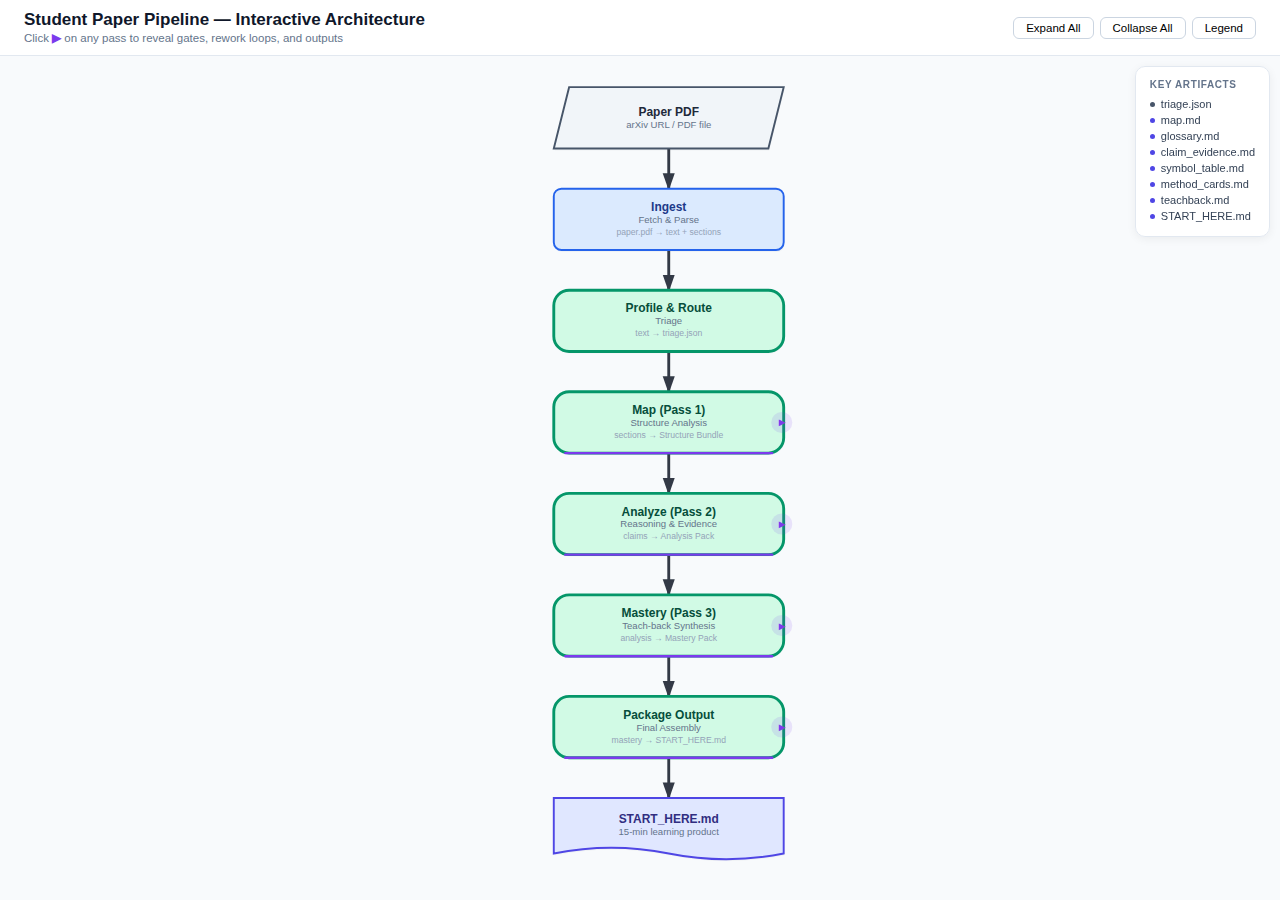
<file: preview_student_paper.html>
<!DOCTYPE html>
<html lang="en">
<head>
  <meta charset="UTF-8">
  <meta name="viewport" content="width=device-width, initial-scale=1.0">
  <title>Student Paper Pipeline — Interactive Architecture</title>
  <style>
    * { margin: 0; padding: 0; box-sizing: border-box; }
    body {
      font-family: -apple-system, BlinkMacSystemFont, "Segoe UI", Roboto, sans-serif;
      background: #f8fafc;
      color: #1e293b;
      height: 100vh;
      display: flex;
      flex-direction: column;
      overflow: hidden;
    }

    /* ── Header ── */
    header {
      background: #fff;
      border-bottom: 1px solid #e2e8f0;
      padding: 10px 24px;
      display: flex;
      align-items: center;
      justify-content: space-between;
      flex-shrink: 0;
    }
    header .title-group h1 { font-size: 17px; font-weight: 600; color: #0f172a; }
    header .title-group p { font-size: 11.5px; color: #64748b; margin-top: 1px; }
    header .controls { display: flex; gap: 6px; }
    header .controls button {
      padding: 4px 12px;
      border: 1px solid #cbd5e1;
      border-radius: 6px;
      background: #fff;
      cursor: pointer;
      font-size: 11.5px;
      transition: all 0.15s;
      user-select: none;
    }
    header .controls button:hover { background: #f1f5f9; }
    header .controls button.active { background: #7C3AED; color: #fff; border-color: #7C3AED; }

    /* ── Main area ── */
    .main {
      flex: 1;
      position: relative;
      overflow: hidden;
      display: flex;
    }
    .canvas-wrap {
      flex: 1;
      overflow: auto;
      display: flex;
      justify-content: center;
      align-items: flex-start;
      padding: 12px 16px;
    }
    svg#flowchart { display: block; }

    /* ── Floating Artifacts Panel ── */
    .panel {
      position: absolute;
      top: 10px;
      right: 10px;
      background: rgba(255,255,255,0.95);
      backdrop-filter: blur(8px);
      border: 1px solid #e2e8f0;
      border-radius: 10px;
      box-shadow: 0 2px 10px rgba(0,0,0,0.06);
      padding: 12px 14px;
      font-size: 11.5px;
      max-width: 190px;
      z-index: 10;
    }
    .panel h3 {
      font-size: 10px;
      text-transform: uppercase;
      letter-spacing: 0.6px;
      color: #64748b;
      margin-bottom: 6px;
      font-weight: 600;
    }
    .panel .artifact-item {
      display: flex;
      align-items: center;
      gap: 6px;
      padding: 2px 0;
      color: #334155;
      font-size: 11px;
    }
    .panel .artifact-dot {
      width: 5px; height: 5px;
      border-radius: 50%;
      flex-shrink: 0;
    }

    /* ── Legend Panel ── */
    .legend-panel {
      position: absolute;
      bottom: 10px;
      right: 10px;
      background: rgba(255,255,255,0.95);
      backdrop-filter: blur(8px);
      border: 1px solid #e2e8f0;
      border-radius: 10px;
      box-shadow: 0 2px 10px rgba(0,0,0,0.06);
      padding: 12px 14px;
      font-size: 11px;
      max-width: 280px;
      z-index: 10;
      display: none;
    }
    .legend-panel.show { display: block; }
    .legend-panel h3 {
      font-size: 10px;
      text-transform: uppercase;
      letter-spacing: 0.6px;
      color: #64748b;
      margin-bottom: 8px;
      font-weight: 600;
    }
    .legend-section { margin-bottom: 8px; }
    .legend-section:last-child { margin-bottom: 0; }
    .legend-section h4 {
      font-size: 9.5px;
      text-transform: uppercase;
      color: #94a3b8;
      margin-bottom: 3px;
      font-weight: 600;
    }
    .legend-row { display: flex; align-items: center; gap: 7px; padding: 1.5px 0; }
    .legend-swatch {
      width: 22px; height: 14px;
      border-radius: 3px;
      border: 2px solid;
      flex-shrink: 0;
    }
    .legend-swatch.oval { border-radius: 50%; width: 22px; height: 12px; }
    .legend-swatch.diamond {
      width: 14px; height: 14px;
      transform: rotate(45deg);
      border-radius: 2px;
    }
    .legend-swatch.parallelogram {
      width: 22px; height: 14px;
      transform: skewX(-12deg);
      border-radius: 1px;
    }
    .legend-swatch.rounded { border-radius: 8px; }
    .legend-swatch.page {
      position: relative;
      border-bottom-left-radius: 0;
      border-bottom-right-radius: 0;
      border-bottom-style: dashed;
    }
    .legend-edge-line {
      width: 26px; height: 0;
      border-top: 3px solid;
      flex-shrink: 0;
    }
    .legend-edge-line.thin { border-top-width: 2px; }
    .legend-edge-line.thinner { border-top-width: 1.5px; }
    .legend-edge-line.dashed { border-top-style: dashed; }
    .legend-edge-line.dotted { border-top-style: dotted; }

    /* ── SVG interactive states ── */
    .node-group { cursor: default; }
    .node-group.expandable { cursor: pointer; }
    .node-group.expandable:hover .node-bg { filter: brightness(0.96); }
    .expand-badge { cursor: pointer; }
  </style>
</head>
<body>
  <header>
    <div class="title-group">
      <h1>Student Paper Pipeline &mdash; Interactive Architecture</h1>
      <p>Click <span style="color:#7C3AED;font-weight:600;">&#9654;</span> on any pass to reveal gates, rework loops, and outputs</p>
    </div>
    <div class="controls">
      <button onclick="expandAll()">Expand All</button>
      <button onclick="collapseAll()">Collapse All</button>
      <button onclick="toggleLegend()" id="btn-legend">Legend</button>
    </div>
  </header>

  <div class="main">
    <div class="canvas-wrap" id="canvas-wrap"></div>

    <!-- Key Artifacts -->
    <div class="panel">
      <h3>Key Artifacts</h3>
      <div class="artifact-item"><div class="artifact-dot" style="background:#475569"></div>triage.json</div>
      <div class="artifact-item"><div class="artifact-dot" style="background:#4F46E5"></div>map.md</div>
      <div class="artifact-item"><div class="artifact-dot" style="background:#4F46E5"></div>glossary.md</div>
      <div class="artifact-item"><div class="artifact-dot" style="background:#4F46E5"></div>claim_evidence.md</div>
      <div class="artifact-item"><div class="artifact-dot" style="background:#4F46E5"></div>symbol_table.md</div>
      <div class="artifact-item"><div class="artifact-dot" style="background:#4F46E5"></div>method_cards.md</div>
      <div class="artifact-item"><div class="artifact-dot" style="background:#4F46E5"></div>teachback.md</div>
      <div class="artifact-item"><div class="artifact-dot" style="background:#4F46E5"></div>START_HERE.md</div>
    </div>

    <!-- Legend — Standard Symbols -->
    <div class="legend-panel" id="legend-panel">
      <h3>Legend — Standard Symbols</h3>
      <div class="legend-section">
        <h4>Shapes (per heflo.com standard)</h4>
        <div class="legend-row"><div class="legend-swatch parallelogram" style="background:#F1F5F9;border-color:#475569;"></div>Parallelogram = Data I/O</div>
        <div class="legend-row"><div class="legend-swatch" style="background:#DBEAFE;border-color:#2563EB;"></div>Rectangle = Process</div>
        <div class="legend-row"><div class="legend-swatch rounded" style="background:#D1FAE5;border-color:#059669;border-width:3px;"></div>Soft Rect = AI / LLM</div>
        <div class="legend-row"><div class="legend-swatch diamond" style="background:#FEF3C7;border-color:#D97706;"></div>Diamond = Decision</div>
        <div class="legend-row"><div class="legend-swatch page" style="background:#E0E7FF;border-color:#4F46E5;"></div>Page = Document</div>
      </div>
      <div class="legend-section">
        <h4>Edges (6 standard types)</h4>
        <div class="legend-row"><div class="legend-edge-line" style="border-color:#111827;"></div>Primary Flow (black 3px)</div>
        <div class="legend-row"><div class="legend-edge-line thin" style="border-color:#16A34A;"></div>Gate Pass (green 2px)</div>
        <div class="legend-row"><div class="legend-edge-line thin dashed" style="border-color:#DC2626;"></div>Gate Fail (red dashed 2px)</div>
        <div class="legend-row"><div class="legend-edge-line thinner" style="border-color:#6B8DB2;"></div>Data Flow (gray-blue 1.5px)</div>
        <div class="legend-row"><div class="legend-edge-line thinner dotted" style="border-color:#7C3AED;"></div>Feedback (purple dotted 1.5px)</div>
      </div>
      <div class="legend-section">
        <h4>Accents</h4>
        <div class="legend-row"><div class="legend-swatch rounded" style="background:#F5F3FF;border-color:#7C3AED;border-bottom-width:3px;"></div>Purple = Expandable</div>
      </div>
    </div>
  </div>

  <script>
  (function() {
    'use strict';

    // ================================================================
    //  STANDARD COLOR PALETTE (from flowchart_symbols_standard.md)
    // ================================================================
    const PAL = {
      // Node types — per standard
      data:       { fill: '#F1F5F9', stroke: '#475569', font: '#1E293B' },     // ④ Data I/O — Slate
      process:    { fill: '#DBEAFE', stroke: '#2563EB', font: '#1E3A8A' },     // ② Process — Blue
      ai:         { fill: '#D1FAE5', stroke: '#059669', font: '#064E3B' },     // ⑲ AI/LLM — Emerald (ext)
      decision:   { fill: '#FEF3C7', stroke: '#D97706', font: '#78350F' },     // ③ Decision — Amber
      document:   { fill: '#E0E7FF', stroke: '#4F46E5', font: '#312E81' },     // ⑤ Document — Indigo
      terminator: { fill: '#EDE9FE', stroke: '#7C3AED', font: '#4C1D95' },     // ① Terminator — Violet
      // Accent
      purple: '#7C3AED',
    };

    // Edge types — per standard
    const EDGE = {
      primary:  { color: '#111827', w: 3,   dash: '',    op: 0.85 },  // Primary Flow
      pass:     { color: '#16A34A', w: 2,   dash: '',    op: 0.80 },  // Gate Pass
      fail:     { color: '#DC2626', w: 2,   dash: '5,4', op: 0.70 },  // Gate Fail
      dataflow: { color: '#6B8DB2', w: 1.5, dash: '',    op: 0.50 },  // Data Flow
      feedback: { color: '#7C3AED', w: 1.5, dash: '2,3', op: 0.45 },  // Feedback
    };

    // Layout
    const NW     = 240;   // spine node width
    const NH     = 64;    // spine node height
    const SPINE  = 120;   // spine left x
    const YTOP   = 20;
    const YGAP   = 42;    // gap between spine nodes

    // Expansion sub-nodes
    const DW     = 110;   // diamond width (decision)
    const DH     = 80;    // diamond height
    const EW     = 130;   // expansion rect width
    const EH     = 44;    // expansion rect height
    const EXGAP  = 32;    // horizontal gap in expansion
    const EXPAD  = 40;    // gap from spine right to first expansion node
    const REWORK_DROP = 52;

    const NS = 'http://www.w3.org/2000/svg';
    const FONT = '-apple-system,BlinkMacSystemFont,"Segoe UI",Roboto,sans-serif';

    // ================================================================
    //  NODE DATA — classified per standard
    // ================================================================
    // shape: 'data' | 'process' | 'ai' | 'document'
    const nodes = [
      { id: 'paper_pdf',  label: 'Paper PDF',        sub: 'arXiv URL / PDF file',                         shape: 'data',     expand: false },
      { id: 'ingest',     label: 'Ingest',            sub: 'Fetch & Parse',           io: 'paper.pdf \u2192 text + sections',  shape: 'process',  expand: false },
      { id: 'triage',     label: 'Profile & Route',   sub: 'Triage',                  io: 'text \u2192 triage.json',           shape: 'ai',       expand: false },
      { id: 'map',        label: 'Map (Pass 1)',      sub: 'Structure Analysis',      io: 'sections \u2192 Structure Bundle',  shape: 'ai',       expand: true,
        exp: { gate: 'Q1: Structure\nOK?', rework: 'Rework Map', out: 'Structure Bundle', outSub: 'map.md + glossary' } },
      { id: 'analyze',    label: 'Analyze (Pass 2)',  sub: 'Reasoning & Evidence',    io: 'claims \u2192 Analysis Pack',       shape: 'ai',       expand: true,
        exp: { gate: 'Q2: Reasoning\nconsistent?', rework: 'Rework Analyze', out: 'Analysis Pack', outSub: '5 docs' } },
      { id: 'mastery',    label: 'Mastery (Pass 3)',  sub: 'Teach-back Synthesis',    io: 'analysis \u2192 Mastery Pack',      shape: 'ai',       expand: true,
        exp: { gate: 'Q3: Can\nteach back?', rework: 'Rework Mastery', out: 'Mastery Pack', outSub: 'teachback + quiz' } },
      { id: 'package',    label: 'Package Output',    sub: 'Final Assembly',          io: 'mastery \u2192 START_HERE.md',      shape: 'ai',       expand: true,
        exp: { gate: 'Q4: Ready\nto publish?', rework: 'Rework Package', out: 'START_HERE.md', outSub: 'final output' } },
      { id: 'start_here', label: 'START_HERE.md',     sub: '15-min learning product',                      shape: 'document', expand: false },
    ];

    // State
    const open = {};
    nodes.forEach(n => { if (n.expand) open[n.id] = false; });

    // ================================================================
    //  SVG PRIMITIVES
    // ================================================================
    function el(tag, a) {
      const e = document.createElementNS(NS, tag);
      if (a) for (const [k,v] of Object.entries(a)) e.setAttribute(k, v);
      return e;
    }

    function txt(x, y, str, opt) {
      opt = opt || {};
      const t = el('text', {
        x, y,
        'text-anchor': opt.anchor || 'middle',
        'dominant-baseline': 'central',
        'font-size': opt.sz || 11,
        'font-weight': opt.bold ? '600' : '400',
        'font-family': FONT,
        fill: opt.fill || '#1e293b',
        'pointer-events': 'none',
      });
      if (typeof str === 'string' && str.includes('\n')) {
        const lines = str.split('\n');
        const lineH = (opt.sz || 11) * 1.3;
        const startY = y - ((lines.length - 1) * lineH) / 2;
        lines.forEach((line, i) => {
          const ts = el('tspan', { x, dy: i === 0 ? (startY - y) : lineH });
          ts.textContent = line;
          t.appendChild(ts);
        });
      } else {
        t.textContent = str;
      }
      return t;
    }

    // Arrow markers for each edge type
    function addMarkers(defs) {
      [
        ['primary',  EDGE.primary.color],
        ['pass',     EDGE.pass.color],
        ['fail',     EDGE.fail.color],
        ['dataflow', EDGE.dataflow.color],
        ['feedback', EDGE.feedback.color],
      ].forEach(([id, color]) => {
        const m = el('marker', {
          id: 'arr-' + id, viewBox: '0 0 10 10',
          refX: 9, refY: 5,
          markerWidth: 6, markerHeight: 6,
          orient: 'auto-start-reverse',
        });
        m.appendChild(el('path', { d: 'M0,1.5 L10,5 L0,8.5Z', fill: color }));
        defs.appendChild(m);
      });
    }

    // Edge drawing
    function edgeKey(style) {
      if (style === EDGE.primary) return 'primary';
      if (style === EDGE.pass) return 'pass';
      if (style === EDGE.fail) return 'fail';
      if (style === EDGE.feedback) return 'feedback';
      return 'dataflow';
    }

    function drawEdge(parent, d, style, label, lx, ly) {
      const g = el('g');
      g.appendChild(el('path', {
        d,
        stroke: style.color,
        'stroke-width': style.w,
        fill: 'none',
        'stroke-dasharray': style.dash || 'none',
        opacity: style.op || 1,
        'marker-end': 'url(#arr-' + edgeKey(style) + ')',
      }));
      if (label && lx != null) {
        const lw = label.length * 5.5 + 10;
        g.appendChild(el('rect', {
          x: lx - lw / 2, y: ly - 8,
          width: lw, height: 15,
          rx: 3, fill: '#fff', opacity: 0.92,
        }));
        g.appendChild(txt(lx, ly, label, { sz: 9.5, bold: true, fill: style.color }));
      }
      parent.appendChild(g);
      return g;
    }

    function edgeLine(parent, x1, y1, x2, y2, style, label) {
      return drawEdge(parent, `M${x1},${y1}L${x2},${y2}`, style, label, (x1+x2)/2, (y1+y2)/2);
    }

    // ================================================================
    //  STANDARD SHAPE DRAWING FUNCTIONS
    // ================================================================

    // ④ Data I/O — Parallelogram (Slate)
    function drawParallelogram(parent, x, y, w, h, pal, lines, opts) {
      const g = el('g', { class: 'node-group' + (opts.expandable ? ' expandable' : ''), 'data-id': opts.id || '' });
      const skew = 16;
      // Shadow
      const sd = `M${x+skew+1},${y+2} L${x+w+1},${y+2} L${x+w-skew+1},${y+h+2} L${x+1},${y+h+2} Z`;
      g.appendChild(el('path', { d: sd, fill: 'rgba(0,0,0,0.03)' }));
      // Shape
      const d = `M${x+skew},${y} L${x+w},${y} L${x+w-skew},${y+h} L${x},${y+h} Z`;
      g.appendChild(el('path', { d, fill: pal.fill, stroke: pal.stroke, 'stroke-width': 2, class: 'node-bg' }));
      addNodeText(g, x + w/2, y, w, h, lines, pal);
      return finishNode(parent, g, opts, x, y, w, h);
    }

    // ② Process — Rectangle (Blue)
    function drawProcess(parent, x, y, w, h, pal, lines, opts) {
      const g = el('g', { class: 'node-group' + (opts.expandable ? ' expandable' : ''), 'data-id': opts.id || '' });
      // Shadow
      g.appendChild(el('rect', { x: x+1, y: y+2, width: w, height: h, rx: 8, fill: 'rgba(0,0,0,0.03)' }));
      // Shape
      g.appendChild(el('rect', { x, y, width: w, height: h, rx: 8, fill: pal.fill, stroke: pal.stroke, 'stroke-width': 2, class: 'node-bg' }));
      addNodeText(g, x + w/2, y, w, h, lines, pal);
      return finishNode(parent, g, opts, x, y, w, h);
    }

    // ⑲ AI / LLM — Soft rounded rectangle with thicker stroke (Emerald)
    function drawAI(parent, x, y, w, h, pal, lines, opts) {
      const g = el('g', { class: 'node-group' + (opts.expandable ? ' expandable' : ''), 'data-id': opts.id || '' });
      // Shadow
      g.appendChild(el('rect', { x: x+1, y: y+2, width: w, height: h, rx: 16, fill: 'rgba(0,0,0,0.03)' }));
      // Shape — thicker stroke (3px) + large border-radius (16) distinguish from process
      g.appendChild(el('rect', { x, y, width: w, height: h, rx: 16, fill: pal.fill, stroke: pal.stroke, 'stroke-width': 3, class: 'node-bg' }));
      addNodeText(g, x + w/2, y, w, h, lines, pal);
      return finishNode(parent, g, opts, x, y, w, h);
    }

    // ⑤ Document — Page shape with wavy bottom (Indigo)
    function drawDocument(parent, x, y, w, h, pal, lines, opts) {
      const g = el('g', { class: 'node-group' + (opts.expandable ? ' expandable' : ''), 'data-id': opts.id || '' });
      const wave = 6;
      // Shadow
      const sd = `M${x+1},${y+2} L${x+w+1},${y+2} L${x+w+1},${y+h-wave+2} Q${x+w*0.75+1},${y+h+wave+2} ${x+w*0.5+1},${y+h-wave+2} Q${x+w*0.25+1},${y+h-wave*3+2} ${x+1},${y+h-wave+2} Z`;
      g.appendChild(el('path', { d: sd, fill: 'rgba(0,0,0,0.03)' }));
      // Shape
      const d = `M${x},${y} L${x+w},${y} L${x+w},${y+h-wave} Q${x+w*0.75},${y+h+wave} ${x+w*0.5},${y+h-wave} Q${x+w*0.25},${y+h-wave*3} ${x},${y+h-wave} Z`;
      g.appendChild(el('path', { d, fill: pal.fill, stroke: pal.stroke, 'stroke-width': 2, class: 'node-bg' }));
      addNodeText(g, x + w/2, y, w, h - wave, lines, pal);
      return finishNode(parent, g, opts, x, y, w, h);
    }

    // ③ Decision — Diamond (Amber) — used in expansion gates
    function drawDiamond(parent, cx, cy, w, h, pal, label) {
      const g = el('g');
      const d = `M${cx},${cy-h/2} L${cx+w/2},${cy} L${cx},${cy+h/2} L${cx-w/2},${cy} Z`;
      g.appendChild(el('path', { d, fill: pal.fill, stroke: pal.stroke, 'stroke-width': 2 }));
      g.appendChild(txt(cx, cy, label, { sz: 9, bold: true, fill: pal.font }));
      parent.appendChild(g);
      return g;
    }

    // Small Document for expansion artifacts
    function drawSmallDoc(parent, x, y, w, h, pal, label, sub) {
      const g = el('g');
      const wave = 4;
      const d = `M${x},${y} L${x+w},${y} L${x+w},${y+h-wave} Q${x+w*0.75},${y+h+wave} ${x+w*0.5},${y+h-wave} Q${x+w*0.25},${y+h-wave*3} ${x},${y+h-wave} Z`;
      g.appendChild(el('path', { d, fill: pal.fill, stroke: pal.stroke, 'stroke-width': 1.5 }));
      if (sub) {
        g.appendChild(txt(x + w/2, y + (h-wave)/2 - 5, label, { sz: 9.5, bold: true, fill: pal.font }));
        g.appendChild(txt(x + w/2, y + (h-wave)/2 + 7, sub, { sz: 8.5, fill: '#6b7280' }));
      } else {
        g.appendChild(txt(x + w/2, y + (h-wave)/2, label, { sz: 9.5, bold: true, fill: pal.font }));
      }
      parent.appendChild(g);
      return g;
    }

    // Small Process for expansion rework nodes (blue dashed border)
    function drawRework(parent, x, y, w, h, label) {
      const g = el('g');
      g.appendChild(el('rect', {
        x, y, width: w, height: h, rx: 6,
        fill: PAL.process.fill, stroke: EDGE.fail.color, 'stroke-width': 1.5, 'stroke-dasharray': '5,3',
      }));
      g.appendChild(txt(x + w/2, y + h/2, label, { sz: 9.5, bold: true, fill: '#991b1b' }));
      parent.appendChild(g);
      return g;
    }

    // ── Helpers ──

    function addNodeText(g, cx, y, w, h, lines, pal) {
      const lineH = 13;
      const totalH = lines.length * lineH;
      const baseY = y + h/2 - totalH/2 + lineH/2;
      lines.forEach((l, i) => {
        g.appendChild(txt(cx, baseY + i * lineH, l.text, {
          sz: l.sz || 11,
          bold: l.bold,
          fill: l.fill || pal.font,
        }));
      });
    }

    function finishNode(parent, g, opts, x, y, w, h) {
      // Purple bottom accent on expandable
      if (opts.expandable) {
        g.appendChild(el('line', {
          x1: x + 12, y1: y + h, x2: x + w - 12, y2: y + h,
          stroke: PAL.purple, 'stroke-width': 2.5, 'stroke-linecap': 'round',
        }));
      }
      // Expand badge
      if (opts.expandable) {
        const bx = x + w - 2;
        const by = y + h / 2;
        const badge = el('g', { class: 'expand-badge', 'data-target': opts.id });
        badge.appendChild(el('circle', { cx: bx, cy: by, r: 11, fill: PAL.purple, opacity: 0.12 }));
        badge.appendChild(txt(bx, by, open[opts.id] ? '\u25BE' : '\u25B8', { sz: 13, bold: true, fill: PAL.purple }));
        g.appendChild(badge);
      }
      parent.appendChild(g);
      return g;
    }

    // ================================================================
    //  SPINE NODE DISPATCHER — draws the right shape per classification
    // ================================================================
    function drawSpineNode(parent, x, y, n) {
      const pal = PAL[n.shape];
      const lines = [];
      lines.push({ text: n.label, sz: 12.5, bold: true });
      if (n.sub) lines.push({ text: n.sub, sz: 10, fill: '#64748b' });
      if (n.io)  lines.push({ text: n.io,  sz: 9,  fill: '#94a3b8' });

      const opts = { expandable: n.expand, id: n.id };

      switch (n.shape) {
        case 'data':     return drawParallelogram(parent, x, y, NW, NH, pal, lines, opts);
        case 'process':  return drawProcess(parent, x, y, NW, NH, pal, lines, opts);
        case 'ai':       return drawAI(parent, x, y, NW, NH, pal, lines, opts);
        case 'document': return drawDocument(parent, x, y, NW, NH, pal, lines, opts);
        default:         return drawProcess(parent, x, y, NW, NH, pal, lines, opts);
      }
    }

    // ================================================================
    //  RENDER
    // ================================================================
    function render() {
      const wrap = document.getElementById('canvas-wrap');
      wrap.innerHTML = '';

      // Compute spine Y positions (dynamic: add space when expanded)
      const pos = {};
      let y = YTOP;
      nodes.forEach(n => {
        pos[n.id] = { x: SPINE, y, cx: SPINE + NW/2, cy: y + NH/2 };
        const extra = (n.expand && open[n.id]) ? (REWORK_DROP + EH + 8) : 0;
        y += NH + YGAP + extra;
      });
      const spineH = y - YGAP + YTOP;

      // SVG dimensions
      const anyOpen = Object.values(open).some(v => v);
      const expRight = SPINE + NW + EXPAD + DW/2 + EXGAP + EW + EXGAP + EW + 20;
      const svgW = anyOpen ? Math.max(expRight + 20, 860) : SPINE + NW + 60;
      const svgH = spineH + 10;

      const svg = el('svg', {
        id: 'flowchart',
        width: '100%', height: '100%',
        viewBox: `0 0 ${svgW} ${svgH}`,
        preserveAspectRatio: 'xMidYMid meet',
        xmlns: NS,
      });

      // Defs
      const defs = el('defs');
      addMarkers(defs);
      svg.appendChild(defs);

      const edgeLayer = el('g');
      const expLayer  = el('g');
      const nodeLayer = el('g');
      svg.appendChild(edgeLayer);
      svg.appendChild(expLayer);
      svg.appendChild(nodeLayer);

      // ── Spine edges — Primary Flow (black solid 3px) ──
      for (let i = 0; i < nodes.length - 1; i++) {
        const a = pos[nodes[i].id];
        const b = pos[nodes[i+1].id];
        edgeLine(edgeLayer, a.cx, a.y + NH, b.cx, b.y, EDGE.primary);
      }

      // ── Spine nodes + expansions ──
      nodes.forEach((n, idx) => {
        const p = pos[n.id];
        drawSpineNode(nodeLayer, p.x, p.y, n);

        if (n.expand && open[n.id]) {
          const g = el('g');

          // Layout:
          //  [AI Node] ——dataflow——→ ◇ Decision ——pass——→ [Document]
          //                              |
          //                             fail
          //                              ↓
          //                         [Rework] ··feedback··→ [AI Node]

          // Diamond center
          const dcx = p.x + NW + EXPAD + DW/2;
          const dcy = p.cy;

          // Output document (right of diamond)
          const outX = dcx + DW/2 + EXGAP;
          const outY = dcy - EH/2;
          const outW = EW;
          const outH = EH;

          // Rework process (below diamond)
          const rwX = dcx - EW/2;
          const rwY = dcy + DH/2 + REWORK_DROP - DH/2;
          const rwW = EW;
          const rwH = EH - 4;
          const rwCx = rwX + rwW/2;
          const rwCy = rwY + rwH/2;

          // Edge: spine → diamond (Data Flow)
          edgeLine(g, p.x + NW, p.cy, dcx - DW/2, dcy, EDGE.dataflow);

          // Diamond (Decision — Amber)
          drawDiamond(g, dcx, dcy, DW, DH, PAL.decision, n.exp.gate);

          // PASS edge: diamond right → document (Gate Pass — green solid)
          edgeLine(g, dcx + DW/2, dcy, outX, outY + outH/2, EDGE.pass, 'pass');

          // Document artifact (Indigo)
          drawSmallDoc(g, outX, outY, outW, outH, PAL.document, n.exp.out, n.exp.outSub);

          // FAIL edge: diamond bottom → rework (Gate Fail — red dashed)
          edgeLine(g, dcx, dcy + DH/2, rwCx, rwY, EDGE.fail, 'fail');

          // Rework node (blue rect, dashed red border)
          drawRework(g, rwX, rwY, rwW, rwH, n.exp.rework);

          // Feedback loop: rework left → curve back to spine node (Feedback — purple dotted)
          const loopEndX = p.cx + 30;
          const loopEndY = p.y + NH;
          const cpX = rwX - 16;
          drawEdge(g,
            `M${rwX},${rwCy} C${cpX},${rwCy} ${cpX},${loopEndY + 16} ${loopEndX},${loopEndY}`,
            EDGE.feedback
          );
          // Label on loop
          const llx = cpX - 4;
          const lly = (rwCy + loopEndY) / 2 + 2;
          g.appendChild(el('rect', { x: llx - 16, y: lly - 7, width: 32, height: 14, rx: 3, fill: '#fff', opacity: 0.9 }));
          g.appendChild(txt(llx, lly, 'retry', { sz: 8, bold: true, fill: EDGE.feedback.color }));

          expLayer.appendChild(g);
        }
      });

      wrap.appendChild(svg);

      // ── Click handlers ──
      svg.querySelectorAll('.expand-badge').forEach(b => {
        b.addEventListener('click', e => {
          e.stopPropagation();
          toggle(b.getAttribute('data-target'));
        });
      });
      svg.querySelectorAll('.node-group.expandable').forEach(g => {
        g.addEventListener('click', () => toggle(g.getAttribute('data-id')));
      });
    }

    function toggle(id) {
      open[id] = !open[id];
      render();
    }

    // ================================================================
    //  CONTROLS
    // ================================================================
    window.expandAll = function() {
      nodes.forEach(n => { if (n.expand) open[n.id] = true; });
      render();
    };
    window.collapseAll = function() {
      nodes.forEach(n => { if (n.expand) open[n.id] = false; });
      render();
    };
    window.toggleLegend = function() {
      const p = document.getElementById('legend-panel');
      p.classList.toggle('show');
      document.getElementById('btn-legend').classList.toggle('active', p.classList.contains('show'));
    };

    // Initial render
    render();
  })();
  </script>
</body>
</html>
</file>
<file: assets/index-DyKVfzop.css>
*{margin:0;padding:0;box-sizing:border-box}html,body,#root{width:100%;height:100%;-webkit-font-smoothing:antialiased;-moz-osx-font-smoothing:grayscale}.app-container{width:100vw;height:100vh;display:flex;flex-direction:column;background:#fff;font-family:-apple-system,BlinkMacSystemFont,Segoe UI,Roboto,sans-serif}.header{text-align:center;padding:16px 20px 12px;border-bottom:1px solid #eee}.header h1{font-size:28px;font-weight:600;color:#111827;margin-bottom:4px}.header p{font-size:14px;color:#4b5563}.tab-bar{display:flex;justify-content:center;gap:4px;padding:8px 16px;border-bottom:1px solid #eee;background:#fafafa}.tab-button{padding:8px 24px;font-size:14px;font-weight:500;border:1px solid #ddd;background:#fff;color:#4b5563;border-radius:6px 6px 0 0;cursor:pointer;transition:all .2s}.tab-button:hover{background:#f0f0f0;color:#111827}.tab-button.active{background:#fff;color:#111827;border-bottom-color:#fff;font-weight:600;box-shadow:0 -2px #2f6fed inset}.main-content{flex:1;display:flex;flex-direction:row;overflow:hidden}.canvas-area{flex:1;display:flex;flex-direction:column;overflow:hidden}.flow-view{flex:1;display:flex;flex-direction:column}.flow-container{flex:1;width:100%}.breadcrumb{display:flex;align-items:center;gap:8px;padding:8px 24px;font-size:13px;color:#4b5563;border-bottom:1px solid #f0f0f0;background:#fafafa}.breadcrumb-link{color:#2f6fed;cursor:pointer;font-weight:500}.breadcrumb-link:hover{text-decoration:underline}.breadcrumb-sep{color:#ccc;-webkit-user-select:none;user-select:none}.breadcrumb-current{color:#111827;font-weight:600}.edge-toggles{display:flex;justify-content:center;align-items:center;gap:8px;padding:10px 20px;border-top:1px solid #eee;background:#fafafa}.edge-toggle-btn{padding:6px 16px;font-size:13px;font-weight:500;border:1.5px solid #d1d5db;background:#fff;color:#6b7280;border-radius:16px;cursor:pointer;transition:all .2s}.edge-toggle-btn:hover{border-color:#111827;color:#111827}.edge-toggle-btn.active{background:#111827;border-color:#111827;color:#fff}.node-content{display:flex;flex-direction:column;align-items:center;justify-content:center;height:100%;padding:8px 8px 8px 14px}.node-title{font-weight:600;font-size:13px;color:#111827;margin-bottom:2px;text-align:center;white-space:pre-line;line-height:1.3}.node-description{font-size:11px;color:#4b5563;text-align:center;white-space:pre-line;line-height:1.3}.node-stage-stripe{position:absolute;left:0;top:0;bottom:0;width:6px;z-index:5}.artifact-node .node-stage-stripe{border-radius:4px 0 0 4px}.process-node .node-stage-stripe{border-radius:12px 0 0 12px}.decision-node .node-stage-stripe{border-radius:16px 0 0 16px}.group-node .node-stage-stripe{border-radius:12px 0 0 12px}.node-io{font-size:10px;color:#6b7280;font-family:SF Mono,Monaco,Inconsolata,monospace;margin-top:3px;text-align:center;line-height:1.3}.io-arrow{color:#9ca3af;margin:0 3px;font-weight:700}.io-input,.io-output{color:#4b5563}.node-rule{font-size:9px;color:#9ca3af;text-align:center;margin-top:2px;line-height:1.2;font-style:italic}.gate-condition{font-size:10px;font-style:italic;color:#92400e;text-align:center;margin-top:2px;line-height:1.2}.artifact-node{width:220px;min-height:72px;border:1.5px solid;border-radius:4px;display:flex;align-items:center;justify-content:center;padding:8px 8px 8px 14px;box-shadow:0 6px 18px #11182714;cursor:pointer;position:relative;overflow:visible}.artifact-fold{position:absolute;top:0;right:0;width:0;height:0;border-style:solid;border-width:0 20px 20px 0;border-color:transparent;border-right-color:#fff;border-bottom-color:transparent;filter:drop-shadow(-1px 1px 1px rgba(0,0,0,.1))}.artifact-node:after{content:"";position:absolute;top:0;right:0;width:0;height:0;border-style:solid;border-width:0 20px 20px 0;border-color:transparent}.process-node{width:240px;min-height:80px;border:1.5px solid;border-radius:12px;display:flex;align-items:center;justify-content:center;padding:8px 10px 8px 14px;box-shadow:0 6px 18px #11182714;cursor:pointer;position:relative;overflow:visible}.decision-node{width:150px;min-height:68px;border:1.5px solid;border-radius:16px;display:flex;align-items:center;justify-content:center;padding:8px 8px 8px 14px;box-shadow:0 6px 18px #11182714;cursor:pointer;position:relative;overflow:visible}.decision-node.gate-halo{box-shadow:0 0 0 4px #fbbf2440,0 0 12px #fbbf2426,0 6px 18px #11182714}.decision-node .node-title{font-size:11px;font-weight:600}.decision-node .node-description{font-size:10px}.group-node{width:240px;min-height:80px;border:2px solid;border-radius:12px;display:flex;flex-direction:column;align-items:center;justify-content:center;padding:10px;cursor:pointer;transition:all .2s;box-shadow:0 6px 18px #11182714;position:relative;overflow:visible}.group-node:hover{box-shadow:0 8px 24px #11182726;transform:translateY(-1px)}.group-node .node-title{font-size:14px;font-weight:700;margin-bottom:4px}.group-node .node-description{font-size:11px}.group-header{display:flex;align-items:center;justify-content:center;gap:8px;width:100%}.expand-toggle{font-size:12px;color:#6b7280;cursor:pointer;transition:transform .2s}.expand-hint{font-size:10px;color:#6b7280;margin-top:4px;font-style:italic}.group-node.group-expanded{border-style:solid}.group-node.group-expanded:hover{transform:none}.drawer{position:absolute;left:calc(100% + 10px);top:0;z-index:20;animation:drawerSlideIn .2s ease-out}.drawer-grid{display:grid;grid-template-columns:1fr 1fr;gap:6px;min-width:280px}.drawer-card{padding:8px 10px;border:1.5px solid;border-radius:8px;min-width:130px;cursor:default;box-shadow:0 2px 8px #1118270f}.drawer-card-title{font-size:11px;font-weight:600;color:#111827;white-space:nowrap}.drawer-card-desc{font-size:10px;color:#4b5563;margin-top:2px;line-height:1.3}@keyframes drawerSlideIn{0%{opacity:0;transform:translate(-8px)}to{opacity:1;transform:translate(0)}}.key-artifacts-overlay{position:absolute;top:12px;right:12px;background:#fffff0f2;border:1.5px dashed #D4A574;border-radius:8px;padding:10px 14px;font-size:11px;z-index:10;max-width:170px;box-shadow:0 2px 8px #0000000f}.key-artifacts-title{font-weight:700;font-size:12px;color:#111827;margin-bottom:6px}.key-artifacts-list{display:flex;flex-direction:column;gap:2px}.key-artifact-item{font-family:SF Mono,Monaco,Inconsolata,Fira Code,monospace;font-size:10px;color:#4b5563;padding:1px 0}.key-artifact-item:before{content:"📄";font-size:9px}.depth-badge-node{position:absolute;top:-8px;left:-4px;padding:1px 8px;background:#111827;color:#fff;border-radius:8px;font-size:10px;font-weight:700;letter-spacing:.5px;line-height:16px;z-index:10}.note-node{border:2px dashed #888;border-radius:6px;padding:12px 16px;font-family:SF Mono,Monaco,Inconsolata,Fira Code,monospace;font-size:11px;line-height:1.4;color:#111827;max-width:360px;cursor:default}.note-node pre{margin:0;white-space:pre-wrap;word-break:break-word}.flow-legend{position:absolute;bottom:12px;right:12px;background:#fffffff2;border:1px solid #e5e7eb;border-radius:8px;padding:10px 14px;font-size:11px;color:#111827;z-index:10;box-shadow:0 2px 8px #00000014;min-width:160px}.legend-title{font-weight:700;font-size:12px;margin-bottom:8px;color:#111827}.legend-section{margin-bottom:8px}.legend-section:last-child{margin-bottom:0}.legend-label{font-weight:600;font-size:10px;color:#6b7280;text-transform:uppercase;letter-spacing:.5px;margin-bottom:4px}.legend-row{display:flex;align-items:center;gap:6px;padding:2px 0;font-size:11px;color:#4b5563}.legend-shape{display:inline-block;width:16px;height:12px;border:1.5px solid #6B7280;flex-shrink:0}.shape-artifact{border-radius:2px;position:relative}.shape-artifact:after{content:"";position:absolute;top:-1px;right:-1px;width:0;height:0;border-style:solid;border-width:0 5px 5px 0;border-color:transparent #fff transparent transparent}.shape-process{border-radius:4px}.shape-decision{width:12px;height:12px;transform:rotate(45deg);border-radius:2px}.shape-group{border-radius:4px;border-width:2px;border-style:dashed}.legend-swatch{display:inline-block;width:16px;height:12px;border:1.5px solid;border-radius:3px;flex-shrink:0}.legend-line{display:inline-block;width:24px;height:0;flex-shrink:0}.line-primary{border-top:2.5px solid #111827;opacity:.85}.line-data{border-top:2px solid #2F6FED;opacity:.55}.line-feedback{border-top:1.5px dashed #7C3AED;opacity:.35}.line-gate{border-top:1.5px dashed #D97706;opacity:.6}.legend-stripe{display:inline-block;width:6px;height:14px;border-radius:2px;flex-shrink:0}.detail-panel{width:350px;min-width:350px;border-left:1px solid #eee;background:#fafafa;overflow-y:auto;animation:slideIn .3s ease-out}@keyframes slideIn{0%{transform:translate(100%);opacity:0}to{transform:translate(0);opacity:1}}.detail-panel-header{display:flex;justify-content:space-between;align-items:center;padding:16px 20px;border-bottom:1px solid #eee;background:#fff}.detail-panel-header h3{font-size:16px;font-weight:600;color:#111827}.detail-close{background:none;border:none;font-size:22px;color:#6b7280;cursor:pointer;padding:0 4px;line-height:1}.detail-close:hover{color:#111827}.detail-panel-body{padding:16px 20px}.detail-tooltip{font-size:13px;color:#4b5563;line-height:1.5;margin-bottom:16px}.detail-section{margin-bottom:16px}.detail-section h4{font-size:12px;font-weight:600;color:#6b7280;text-transform:uppercase;letter-spacing:.5px;margin-bottom:6px}.detail-time{font-size:14px;font-weight:500;color:#2f6fed}.depth-badge{display:inline-block;padding:2px 10px;background:#111827;color:#fff;border-radius:12px;font-size:12px;font-weight:600}.detail-list{list-style:none;padding:0}.detail-list li{padding:4px 0;font-size:12px;color:#4b5563;border-bottom:1px solid #f0f0f0}.detail-list li:last-child{border-bottom:none}.artifact-item:before{content:"📄"}.failure-item{color:#c0392b!important}.failure-item:before{content:"⚠"}.source-item{font-family:SF Mono,monospace;font-size:11px!important}.source-item:before{content:"📁"}.timeline-view{flex:1;padding:20px 24px;overflow-y:auto}.timeline-controls{display:flex;align-items:center;gap:8px;margin-bottom:20px}.timeline-controls-label{font-size:13px;font-weight:600;color:#4b5563}.depth-btn{padding:6px 14px;font-size:12px;font-weight:500;border:1px solid #ddd;background:#fff;color:#4b5563;border-radius:16px;cursor:pointer;transition:all .2s}.depth-btn:hover{border-color:#111827;color:#111827}.depth-btn.active{background:#111827;border-color:#111827;color:#fff}.timeline-ruler{position:relative;height:30px;margin-bottom:12px;border-bottom:2px solid #ddd;margin-left:120px;margin-right:140px}.ruler-mark{position:absolute;bottom:-6px;transform:translate(-50%);font-size:10px;color:#6b7280;background:#fff;padding:0 4px}.timeline-blocks{display:flex;flex-direction:column;gap:8px}.timeline-block{border:1px solid #eee;border-radius:8px;background:#fff;overflow:hidden}.timeline-block-header{padding:10px 16px}.timeline-bar-row{display:flex;align-items:center;gap:12px}.timeline-label{font-size:14px;font-weight:600;color:#111827;min-width:100px}.timeline-bar-container{flex:1;height:24px;background:#f5f5f5;border-radius:4px;position:relative;overflow:hidden}.timeline-bar{position:absolute;top:0;height:100%;border-radius:4px;opacity:.75;transition:width .3s}.timeline-range{font-size:12px;color:#6b7280;min-width:90px;text-align:right}.timeline-expand{font-size:10px;color:#6b7280;transition:transform .2s}.timeline-substeps{border-top:1px solid #f0f0f0;padding:8px 16px 12px}.timeline-substep{display:flex;align-items:center;gap:10px;padding:6px 8px;border-radius:4px;cursor:pointer;transition:background .15s}.timeline-substep:hover{background:#f5f5f5}.substep-icon{font-size:14px;width:22px;text-align:center}.substep-label{flex:1;font-size:13px;color:#4b5563}.substep-duration{font-size:11px;color:#6b7280}.substep-depth{display:inline-block;padding:1px 8px;background:#111827;color:#fff;border-radius:10px;font-size:10px;font-weight:600}.timeline-legend{display:flex;gap:20px;padding:16px 0 8px;justify-content:center}.legend-item{font-size:12px;color:#6b7280;display:flex;align-items:center;gap:4px}.legend-icon{font-size:14px}.status-badge{display:inline-block}.status-sm{font-size:14px}.status-md{font-size:18px}.react-flow__node-default,.react-flow__node-artifact,.react-flow__node-process,.react-flow__node-decision,.react-flow__node-group{background:transparent!important;border:none!important;box-shadow:none!important;padding:0!important}.react-flow__handle{opacity:0!important;width:1px!important;height:1px!important;min-width:0!important;min-height:0!important;pointer-events:none!important}.react-flow__controls{box-shadow:none;border:1px solid #e5e7eb}.react-flow__controls-button{border-bottom:1px solid #e5e7eb}.react-flow__node{transition:transform .2s ease-in-out!important}.overview-view{flex:1;display:flex;flex-direction:column;overflow:hidden}.overview-header{display:flex;align-items:center;justify-content:space-between;padding:8px 24px;border-bottom:1px solid #e2e8f0;background:#fff;flex-shrink:0}.overview-subtitle{font-size:11.5px;color:#64748b}.overview-controls{display:flex;gap:6px}.overview-ctrl-btn{padding:4px 12px;border:1px solid #cbd5e1;border-radius:6px;background:#fff;cursor:pointer;font-size:11.5px;transition:all .15s;-webkit-user-select:none;user-select:none}.overview-ctrl-btn:hover{background:#f1f5f9}.overview-ctrl-btn.active{background:#7c3aed;color:#fff;border-color:#7c3aed}.overview-main{flex:1;position:relative;overflow:hidden;display:flex}.overview-canvas-wrap{flex:1;overflow:auto;display:flex;justify-content:center;align-items:flex-start;padding:12px 16px}.overview-canvas-wrap svg{display:block}.overview-panel{position:absolute;top:10px;right:10px;background:#fffffff2;-webkit-backdrop-filter:blur(8px);backdrop-filter:blur(8px);border:1px solid #e2e8f0;border-radius:10px;box-shadow:0 2px 10px #0000000f;padding:12px 14px;font-size:11.5px;max-width:190px;z-index:10}.overview-panel h3{font-size:10px;text-transform:uppercase;letter-spacing:.6px;color:#64748b;margin-bottom:6px;font-weight:600}.overview-artifact-item{display:flex;align-items:center;gap:6px;padding:2px 0;color:#334155;font-size:11px}.overview-artifact-dot{width:5px;height:5px;border-radius:50%;flex-shrink:0}.overview-legend-panel{position:absolute;bottom:10px;right:10px;background:#fffffff2;-webkit-backdrop-filter:blur(8px);backdrop-filter:blur(8px);border:1px solid #e2e8f0;border-radius:10px;box-shadow:0 2px 10px #0000000f;padding:12px 14px;font-size:11px;max-width:280px;z-index:10;display:none}.overview-legend-panel.show{display:block}.overview-legend-panel h3{font-size:10px;text-transform:uppercase;letter-spacing:.6px;color:#64748b;margin-bottom:8px;font-weight:600}.ov-legend-section{margin-bottom:8px}.ov-legend-section:last-child{margin-bottom:0}.ov-legend-section h4{font-size:9.5px;text-transform:uppercase;color:#94a3b8;margin-bottom:3px;font-weight:600}.ov-legend-row{display:flex;align-items:center;gap:7px;padding:1.5px 0;font-size:11px;color:#4b5563}.ov-legend-swatch{width:22px;height:14px;border-radius:3px;border:2px solid;flex-shrink:0}.ov-legend-swatch.oval{border-radius:50%;width:22px;height:12px}.ov-legend-swatch.diamond{width:14px;height:14px;transform:rotate(45deg);border-radius:2px}.ov-legend-swatch.parallelogram{width:22px;height:14px;transform:skew(-12deg);border-radius:1px}.ov-legend-swatch.rounded{border-radius:8px}.ov-legend-swatch.page{position:relative;border-bottom-left-radius:0;border-bottom-right-radius:0;border-bottom-style:dashed}.ov-legend-edge-line{width:26px;height:0;border-top:3px solid;flex-shrink:0}.ov-legend-edge-line.thin{border-top-width:2px}.ov-legend-edge-line.thinner{border-top-width:1.5px}.ov-legend-edge-line.dashed{border-top-style:dashed}.ov-legend-edge-line.dotted{border-top-style:dotted}.node-group{cursor:default}.node-group.expandable{cursor:pointer}.node-group.expandable:hover .node-bg{filter:brightness(.96)}.expand-badge{cursor:pointer}.react-flow{direction:ltr;--xy-edge-stroke-default: #b1b1b7;--xy-edge-stroke-width-default: 1;--xy-edge-stroke-selected-default: #555;--xy-connectionline-stroke-default: #b1b1b7;--xy-connectionline-stroke-width-default: 1;--xy-attribution-background-color-default: rgba(255, 255, 255, .5);--xy-minimap-background-color-default: #fff;--xy-minimap-mask-background-color-default: rgba(240, 240, 240, .6);--xy-minimap-mask-stroke-color-default: transparent;--xy-minimap-mask-stroke-width-default: 1;--xy-minimap-node-background-color-default: #e2e2e2;--xy-minimap-node-stroke-color-default: transparent;--xy-minimap-node-stroke-width-default: 2;--xy-background-color-default: transparent;--xy-background-pattern-dots-color-default: #91919a;--xy-background-pattern-lines-color-default: #eee;--xy-background-pattern-cross-color-default: #e2e2e2;background-color:var(--xy-background-color, var(--xy-background-color-default));--xy-node-color-default: inherit;--xy-node-border-default: 1px solid #1a192b;--xy-node-background-color-default: #fff;--xy-node-group-background-color-default: rgba(240, 240, 240, .25);--xy-node-boxshadow-hover-default: 0 1px 4px 1px rgba(0, 0, 0, .08);--xy-node-boxshadow-selected-default: 0 0 0 .5px #1a192b;--xy-node-border-radius-default: 3px;--xy-handle-background-color-default: #1a192b;--xy-handle-border-color-default: #fff;--xy-selection-background-color-default: rgba(0, 89, 220, .08);--xy-selection-border-default: 1px dotted rgba(0, 89, 220, .8);--xy-controls-button-background-color-default: #fefefe;--xy-controls-button-background-color-hover-default: #f4f4f4;--xy-controls-button-color-default: inherit;--xy-controls-button-color-hover-default: inherit;--xy-controls-button-border-color-default: #eee;--xy-controls-box-shadow-default: 0 0 2px 1px rgba(0, 0, 0, .08);--xy-edge-label-background-color-default: #ffffff;--xy-edge-label-color-default: inherit;--xy-resize-background-color-default: #3367d9}.react-flow.dark{--xy-edge-stroke-default: #3e3e3e;--xy-edge-stroke-width-default: 1;--xy-edge-stroke-selected-default: #727272;--xy-connectionline-stroke-default: #b1b1b7;--xy-connectionline-stroke-width-default: 1;--xy-attribution-background-color-default: rgba(150, 150, 150, .25);--xy-minimap-background-color-default: #141414;--xy-minimap-mask-background-color-default: rgba(60, 60, 60, .6);--xy-minimap-mask-stroke-color-default: transparent;--xy-minimap-mask-stroke-width-default: 1;--xy-minimap-node-background-color-default: #2b2b2b;--xy-minimap-node-stroke-color-default: transparent;--xy-minimap-node-stroke-width-default: 2;--xy-background-color-default: #141414;--xy-background-pattern-dots-color-default: #777;--xy-background-pattern-lines-color-default: #777;--xy-background-pattern-cross-color-default: #777;--xy-node-color-default: #f8f8f8;--xy-node-border-default: 1px solid #3c3c3c;--xy-node-background-color-default: #1e1e1e;--xy-node-group-background-color-default: rgba(240, 240, 240, .25);--xy-node-boxshadow-hover-default: 0 1px 4px 1px rgba(255, 255, 255, .08);--xy-node-boxshadow-selected-default: 0 0 0 .5px #999;--xy-handle-background-color-default: #bebebe;--xy-handle-border-color-default: #1e1e1e;--xy-selection-background-color-default: rgba(200, 200, 220, .08);--xy-selection-border-default: 1px dotted rgba(200, 200, 220, .8);--xy-controls-button-background-color-default: #2b2b2b;--xy-controls-button-background-color-hover-default: #3e3e3e;--xy-controls-button-color-default: #f8f8f8;--xy-controls-button-color-hover-default: #fff;--xy-controls-button-border-color-default: #5b5b5b;--xy-controls-box-shadow-default: 0 0 2px 1px rgba(0, 0, 0, .08);--xy-edge-label-background-color-default: #141414;--xy-edge-label-color-default: #f8f8f8}.react-flow__background{background-color:var(--xy-background-color-props, var(--xy-background-color, var(--xy-background-color-default)));pointer-events:none;z-index:-1}.react-flow__container{position:absolute;width:100%;height:100%;top:0;left:0}.react-flow__pane{z-index:1}.react-flow__pane.draggable{cursor:grab}.react-flow__pane.dragging{cursor:grabbing}.react-flow__pane.selection{cursor:pointer}.react-flow__viewport{transform-origin:0 0;z-index:2;pointer-events:none}.react-flow__renderer{z-index:4}.react-flow__selection{z-index:6}.react-flow__nodesselection-rect:focus,.react-flow__nodesselection-rect:focus-visible{outline:none}.react-flow__edge-path{stroke:var(--xy-edge-stroke, var(--xy-edge-stroke-default));stroke-width:var(--xy-edge-stroke-width, var(--xy-edge-stroke-width-default));fill:none}.react-flow__connection-path{stroke:var(--xy-connectionline-stroke, var(--xy-connectionline-stroke-default));stroke-width:var(--xy-connectionline-stroke-width, var(--xy-connectionline-stroke-width-default));fill:none}.react-flow .react-flow__edges{position:absolute}.react-flow .react-flow__edges svg{overflow:visible;position:absolute;pointer-events:none}.react-flow__edge{pointer-events:visibleStroke}.react-flow__edge.selectable{cursor:pointer}.react-flow__edge.animated path{stroke-dasharray:5;animation:dashdraw .5s linear infinite}.react-flow__edge.animated path.react-flow__edge-interaction{stroke-dasharray:none;animation:none}.react-flow__edge.inactive{pointer-events:none}.react-flow__edge.selected,.react-flow__edge:focus,.react-flow__edge:focus-visible{outline:none}.react-flow__edge.selected .react-flow__edge-path,.react-flow__edge.selectable:focus .react-flow__edge-path,.react-flow__edge.selectable:focus-visible .react-flow__edge-path{stroke:var(--xy-edge-stroke-selected, var(--xy-edge-stroke-selected-default))}.react-flow__edge-textwrapper{pointer-events:all}.react-flow__edge .react-flow__edge-text{pointer-events:none;-webkit-user-select:none;-moz-user-select:none;user-select:none}.react-flow__arrowhead polyline{stroke:var(--xy-edge-stroke, var(--xy-edge-stroke-default))}.react-flow__arrowhead polyline.arrowclosed{fill:var(--xy-edge-stroke, var(--xy-edge-stroke-default))}.react-flow__connection{pointer-events:none}.react-flow__connection .animated{stroke-dasharray:5;animation:dashdraw .5s linear infinite}svg.react-flow__connectionline{z-index:1001;overflow:visible;position:absolute}.react-flow__nodes{pointer-events:none;transform-origin:0 0}.react-flow__node{position:absolute;-webkit-user-select:none;-moz-user-select:none;user-select:none;pointer-events:all;transform-origin:0 0;box-sizing:border-box;cursor:default}.react-flow__node.selectable{cursor:pointer}.react-flow__node.draggable{cursor:grab;pointer-events:all}.react-flow__node.draggable.dragging{cursor:grabbing}.react-flow__nodesselection{z-index:3;transform-origin:left top;pointer-events:none}.react-flow__nodesselection-rect{position:absolute;pointer-events:all;cursor:grab}.react-flow__handle{position:absolute;pointer-events:none;min-width:5px;min-height:5px;width:6px;height:6px;background-color:var(--xy-handle-background-color, var(--xy-handle-background-color-default));border:1px solid var(--xy-handle-border-color, var(--xy-handle-border-color-default));border-radius:100%}.react-flow__handle.connectingfrom{pointer-events:all}.react-flow__handle.connectionindicator{pointer-events:all;cursor:crosshair}.react-flow__handle-bottom{top:auto;left:50%;bottom:0;transform:translate(-50%,50%)}.react-flow__handle-top{top:0;left:50%;transform:translate(-50%,-50%)}.react-flow__handle-left{top:50%;left:0;transform:translate(-50%,-50%)}.react-flow__handle-right{top:50%;right:0;transform:translate(50%,-50%)}.react-flow__edgeupdater{cursor:move;pointer-events:all}.react-flow__pane.selection .react-flow__panel{pointer-events:none}.react-flow__panel{position:absolute;z-index:5;margin:15px}.react-flow__panel.top{top:0}.react-flow__panel.bottom{bottom:0}.react-flow__panel.top.center,.react-flow__panel.bottom.center{left:50%;transform:translate(-15px) translate(-50%)}.react-flow__panel.left{left:0}.react-flow__panel.right{right:0}.react-flow__panel.left.center,.react-flow__panel.right.center{top:50%;transform:translateY(-15px) translateY(-50%)}.react-flow__attribution{font-size:10px;background:var(--xy-attribution-background-color, var(--xy-attribution-background-color-default));padding:2px 3px;margin:0}.react-flow__attribution a{text-decoration:none;color:#999}@keyframes dashdraw{0%{stroke-dashoffset:10}}.react-flow__edgelabel-renderer{position:absolute;width:100%;height:100%;pointer-events:none;-webkit-user-select:none;-moz-user-select:none;user-select:none;left:0;top:0}.react-flow__viewport-portal{position:absolute;width:100%;height:100%;left:0;top:0;-webkit-user-select:none;-moz-user-select:none;user-select:none}.react-flow__minimap{background:var( --xy-minimap-background-color-props, var(--xy-minimap-background-color, var(--xy-minimap-background-color-default)) )}.react-flow__minimap-svg{display:block}.react-flow__minimap-mask{fill:var( --xy-minimap-mask-background-color-props, var(--xy-minimap-mask-background-color, var(--xy-minimap-mask-background-color-default)) );stroke:var( --xy-minimap-mask-stroke-color-props, var(--xy-minimap-mask-stroke-color, var(--xy-minimap-mask-stroke-color-default)) );stroke-width:var( --xy-minimap-mask-stroke-width-props, var(--xy-minimap-mask-stroke-width, var(--xy-minimap-mask-stroke-width-default)) )}.react-flow__minimap-node{fill:var( --xy-minimap-node-background-color-props, var(--xy-minimap-node-background-color, var(--xy-minimap-node-background-color-default)) );stroke:var( --xy-minimap-node-stroke-color-props, var(--xy-minimap-node-stroke-color, var(--xy-minimap-node-stroke-color-default)) );stroke-width:var( --xy-minimap-node-stroke-width-props, var(--xy-minimap-node-stroke-width, var(--xy-minimap-node-stroke-width-default)) )}.react-flow__background-pattern.dots{fill:var( --xy-background-pattern-color-props, var(--xy-background-pattern-color, var(--xy-background-pattern-dots-color-default)) )}.react-flow__background-pattern.lines{stroke:var( --xy-background-pattern-color-props, var(--xy-background-pattern-color, var(--xy-background-pattern-lines-color-default)) )}.react-flow__background-pattern.cross{stroke:var( --xy-background-pattern-color-props, var(--xy-background-pattern-color, var(--xy-background-pattern-cross-color-default)) )}.react-flow__controls{display:flex;flex-direction:column;box-shadow:var(--xy-controls-box-shadow, var(--xy-controls-box-shadow-default))}.react-flow__controls.horizontal{flex-direction:row}.react-flow__controls-button{display:flex;justify-content:center;align-items:center;height:26px;width:26px;padding:4px;border:none;background:var(--xy-controls-button-background-color, var(--xy-controls-button-background-color-default));border-bottom:1px solid var( --xy-controls-button-border-color-props, var(--xy-controls-button-border-color, var(--xy-controls-button-border-color-default)) );color:var( --xy-controls-button-color-props, var(--xy-controls-button-color, var(--xy-controls-button-color-default)) );cursor:pointer;-webkit-user-select:none;-moz-user-select:none;user-select:none}.react-flow__controls-button svg{width:100%;max-width:12px;max-height:12px;fill:currentColor}.react-flow__edge.updating .react-flow__edge-path{stroke:#777}.react-flow__edge-text{font-size:10px}.react-flow__node.selectable:focus,.react-flow__node.selectable:focus-visible{outline:none}.react-flow__node-input,.react-flow__node-default,.react-flow__node-output,.react-flow__node-group{padding:10px;border-radius:var(--xy-node-border-radius, var(--xy-node-border-radius-default));width:150px;font-size:12px;color:var(--xy-node-color, var(--xy-node-color-default));text-align:center;border:var(--xy-node-border, var(--xy-node-border-default));background-color:var(--xy-node-background-color, var(--xy-node-background-color-default))}.react-flow__node-input.selectable:hover,.react-flow__node-default.selectable:hover,.react-flow__node-output.selectable:hover,.react-flow__node-group.selectable:hover{box-shadow:var(--xy-node-boxshadow-hover, var(--xy-node-boxshadow-hover-default))}.react-flow__node-input.selectable.selected,.react-flow__node-input.selectable:focus,.react-flow__node-input.selectable:focus-visible,.react-flow__node-default.selectable.selected,.react-flow__node-default.selectable:focus,.react-flow__node-default.selectable:focus-visible,.react-flow__node-output.selectable.selected,.react-flow__node-output.selectable:focus,.react-flow__node-output.selectable:focus-visible,.react-flow__node-group.selectable.selected,.react-flow__node-group.selectable:focus,.react-flow__node-group.selectable:focus-visible{box-shadow:var(--xy-node-boxshadow-selected, var(--xy-node-boxshadow-selected-default))}.react-flow__node-group{background-color:var(--xy-node-group-background-color, var(--xy-node-group-background-color-default))}.react-flow__nodesselection-rect,.react-flow__selection{background:var(--xy-selection-background-color, var(--xy-selection-background-color-default));border:var(--xy-selection-border, var(--xy-selection-border-default))}.react-flow__nodesselection-rect:focus,.react-flow__nodesselection-rect:focus-visible,.react-flow__selection:focus,.react-flow__selection:focus-visible{outline:none}.react-flow__controls-button:hover{background:var( --xy-controls-button-background-color-hover-props, var(--xy-controls-button-background-color-hover, var(--xy-controls-button-background-color-hover-default)) );color:var( --xy-controls-button-color-hover-props, var(--xy-controls-button-color-hover, var(--xy-controls-button-color-hover-default)) )}.react-flow__controls-button:disabled{pointer-events:none}.react-flow__controls-button:disabled svg{fill-opacity:.4}.react-flow__controls-button:last-child{border-bottom:none}.react-flow__controls.horizontal .react-flow__controls-button{border-bottom:none;border-right:1px solid var( --xy-controls-button-border-color-props, var(--xy-controls-button-border-color, var(--xy-controls-button-border-color-default)) )}.react-flow__controls.horizontal .react-flow__controls-button:last-child{border-right:none}.react-flow__resize-control{position:absolute}.react-flow__resize-control.left,.react-flow__resize-control.right{cursor:ew-resize}.react-flow__resize-control.top,.react-flow__resize-control.bottom{cursor:ns-resize}.react-flow__resize-control.top.left,.react-flow__resize-control.bottom.right{cursor:nwse-resize}.react-flow__resize-control.bottom.left,.react-flow__resize-control.top.right{cursor:nesw-resize}.react-flow__resize-control.handle{width:5px;height:5px;border:1px solid #fff;border-radius:1px;background-color:var(--xy-resize-background-color, var(--xy-resize-background-color-default));translate:-50% -50%}.react-flow__resize-control.handle.left{left:0;top:50%}.react-flow__resize-control.handle.right{left:100%;top:50%}.react-flow__resize-control.handle.top{left:50%;top:0}.react-flow__resize-control.handle.bottom{left:50%;top:100%}.react-flow__resize-control.handle.top.left,.react-flow__resize-control.handle.bottom.left{left:0}.react-flow__resize-control.handle.top.right,.react-flow__resize-control.handle.bottom.right{left:100%}.react-flow__resize-control.line{border-color:var(--xy-resize-background-color, var(--xy-resize-background-color-default));border-width:0;border-style:solid}.react-flow__resize-control.line.left,.react-flow__resize-control.line.right{width:1px;transform:translate(-50%);top:0;height:100%}.react-flow__resize-control.line.left{left:0;border-left-width:1px}.react-flow__resize-control.line.right{left:100%;border-right-width:1px}.react-flow__resize-control.line.top,.react-flow__resize-control.line.bottom{height:1px;transform:translateY(-50%);left:0;width:100%}.react-flow__resize-control.line.top{top:0;border-top-width:1px}.react-flow__resize-control.line.bottom{border-bottom-width:1px;top:100%}.react-flow__edge-textbg{fill:var(--xy-edge-label-background-color, var(--xy-edge-label-background-color-default))}.react-flow__edge-text{fill:var(--xy-edge-label-color, var(--xy-edge-label-color-default))}
</file>
